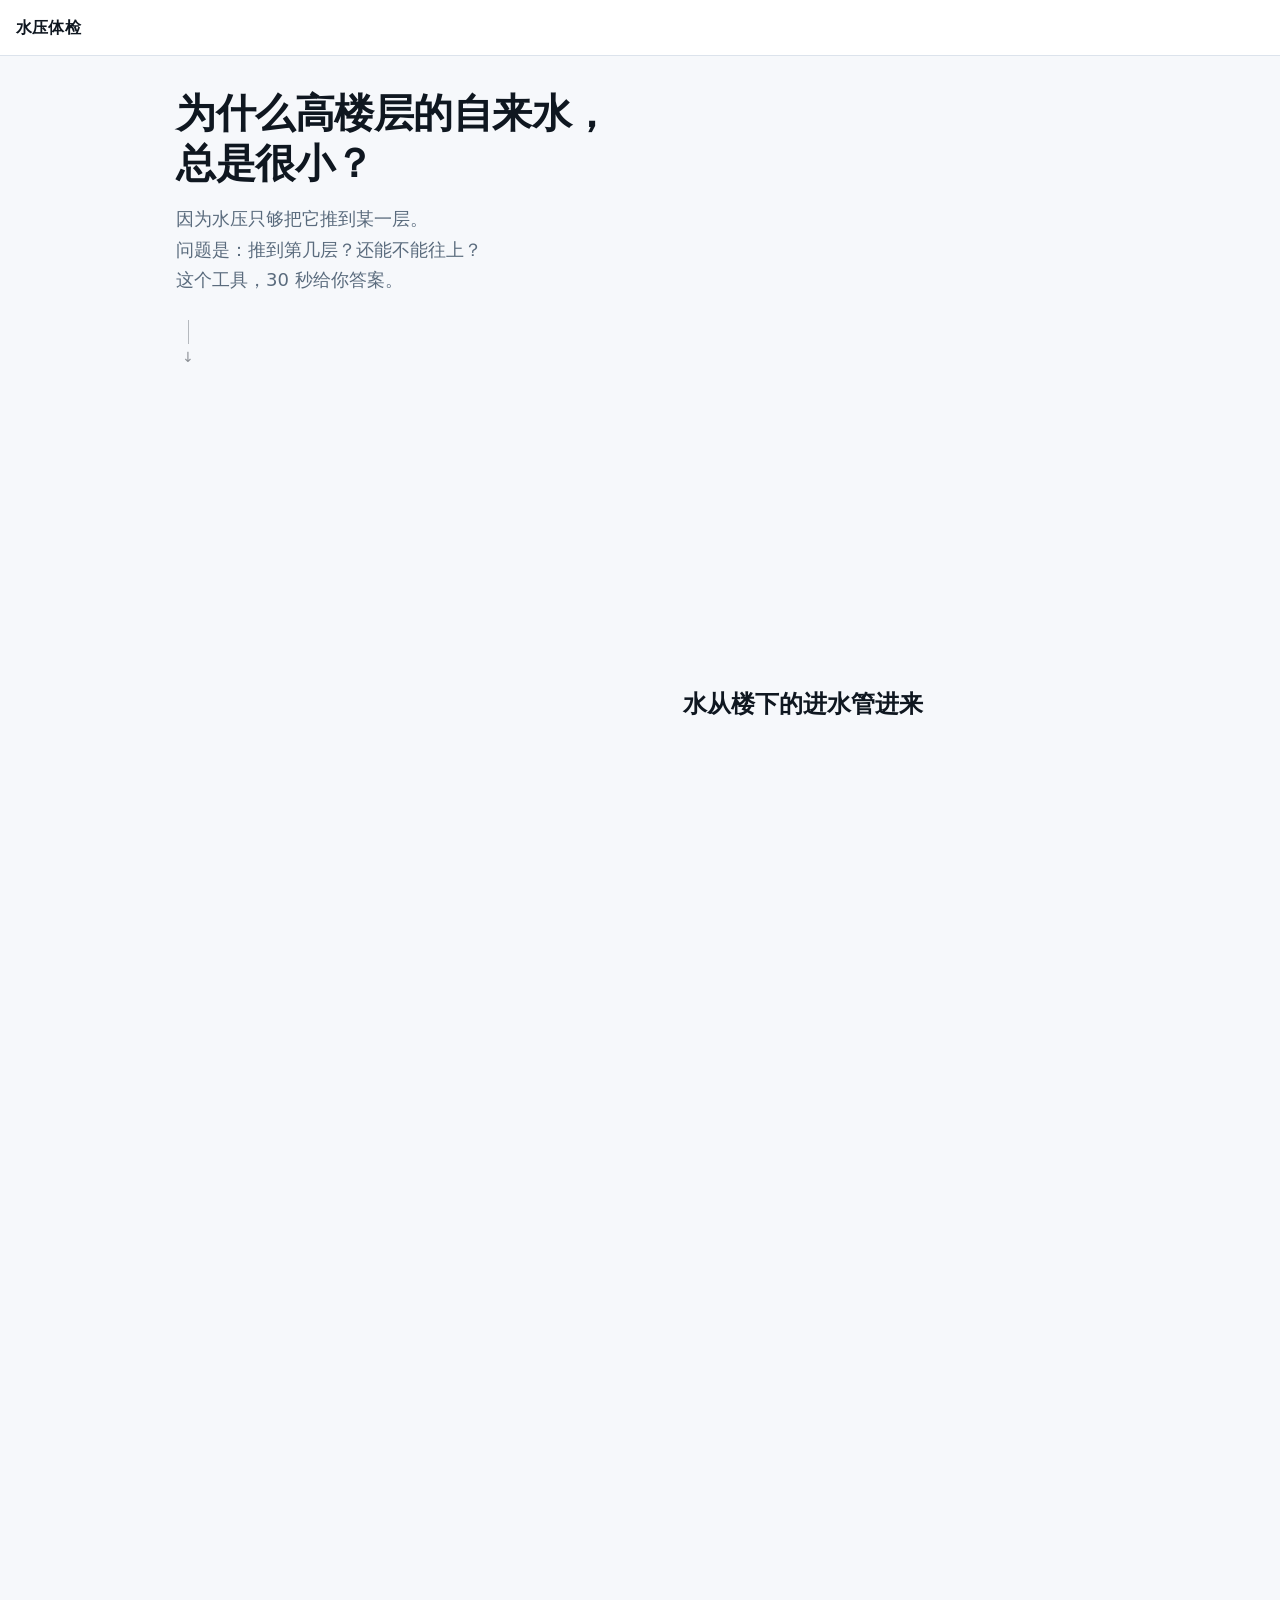
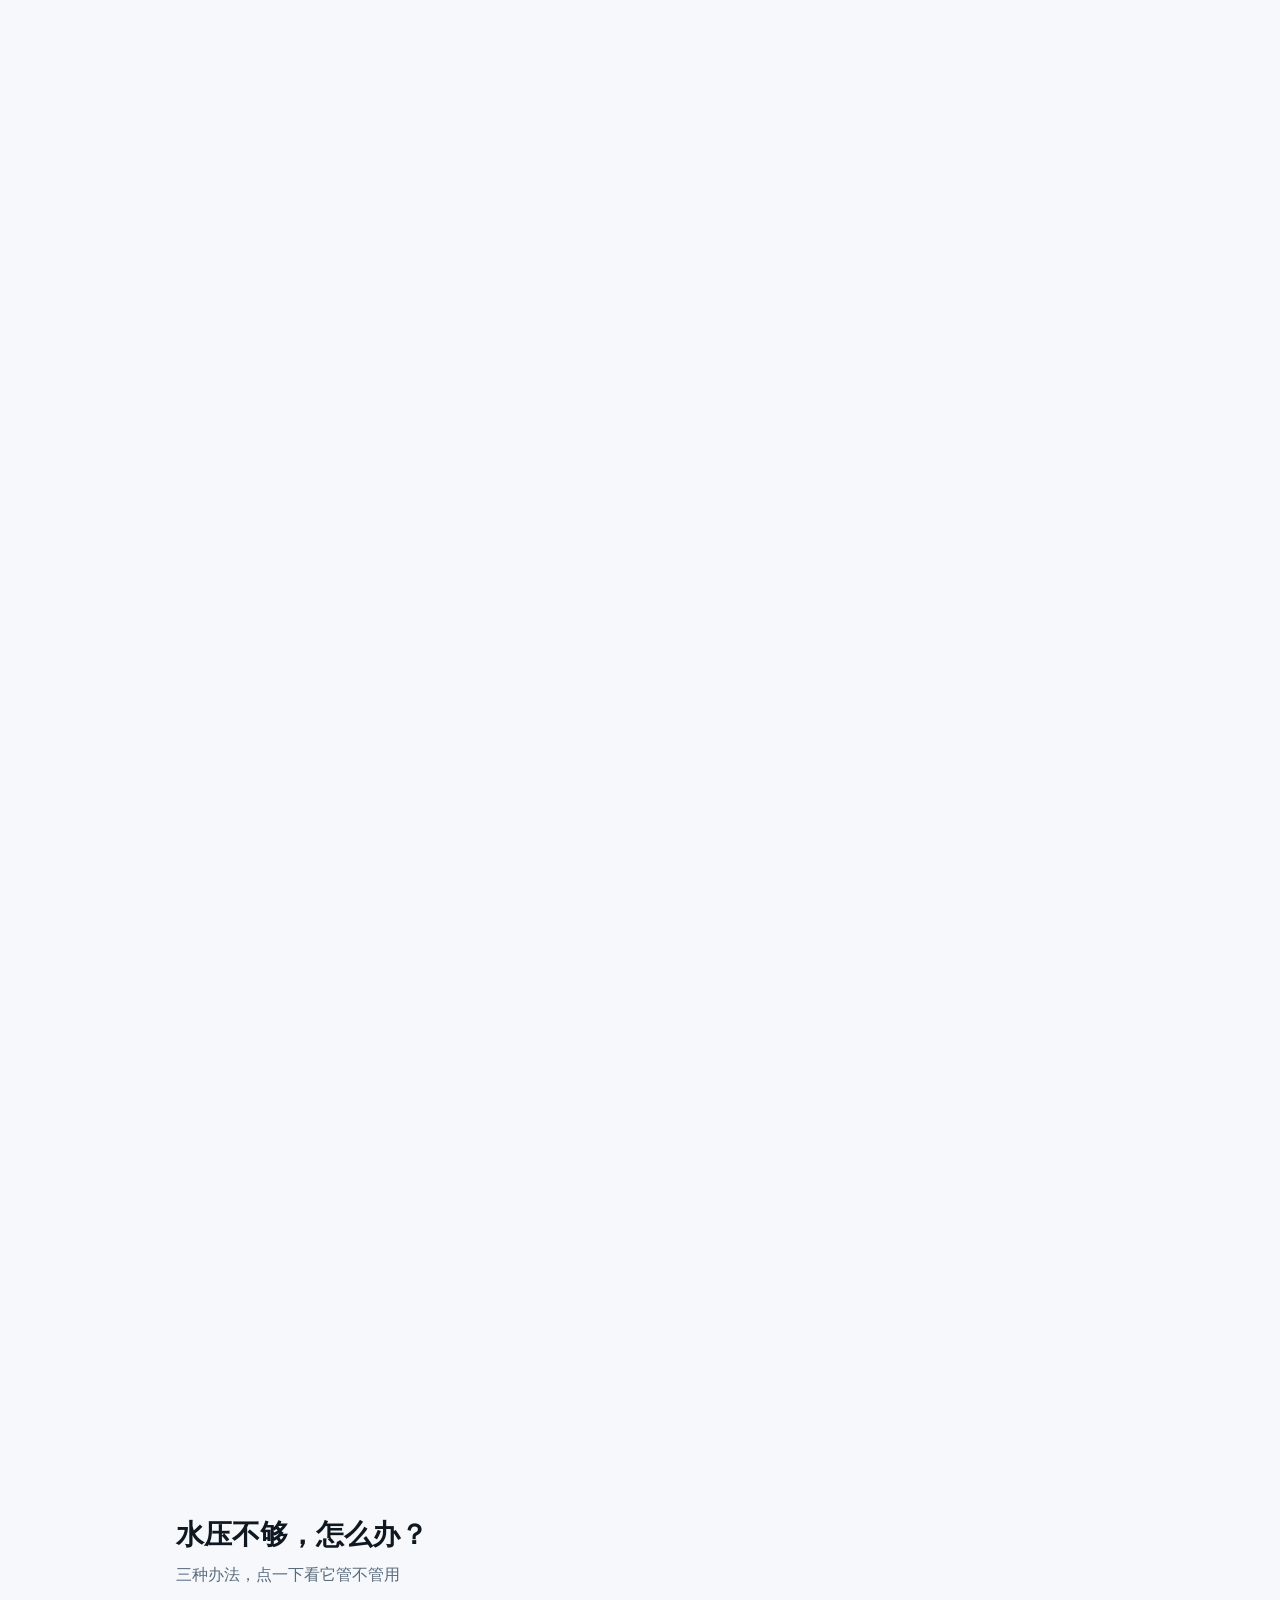
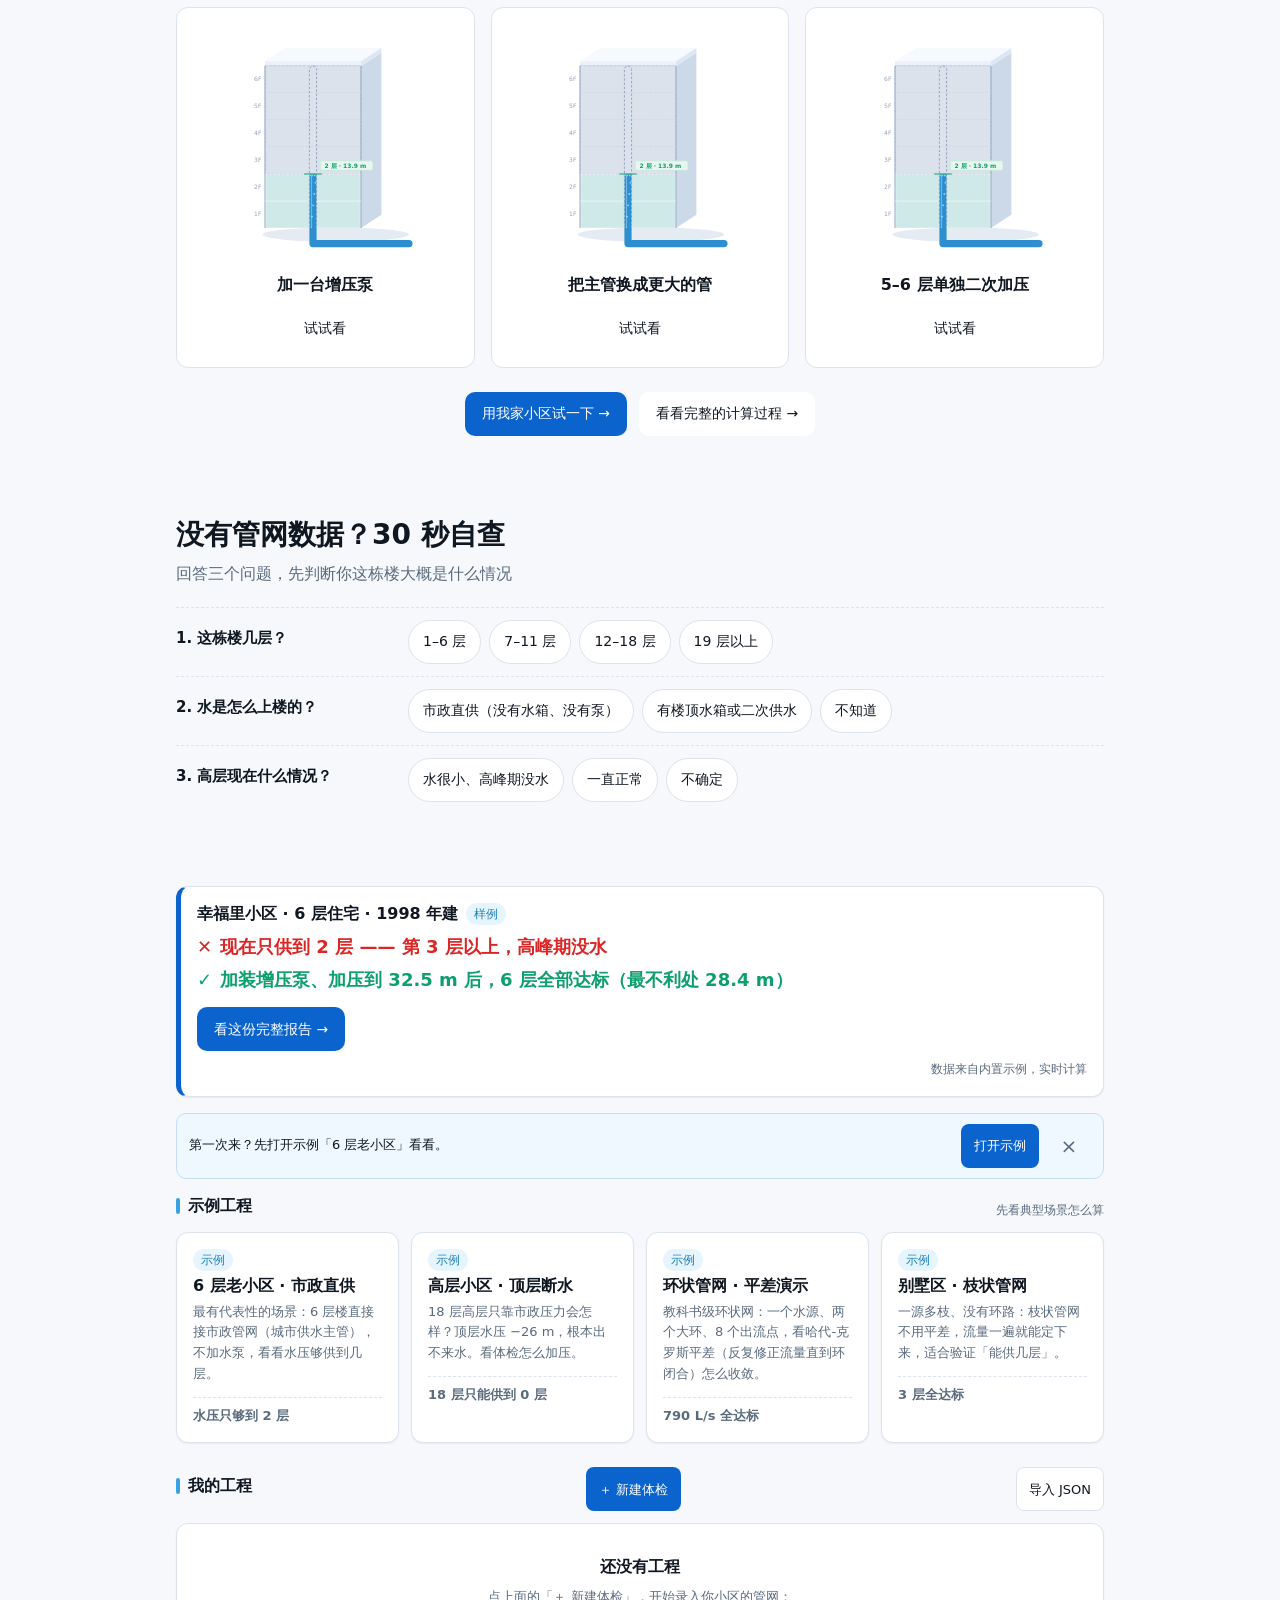
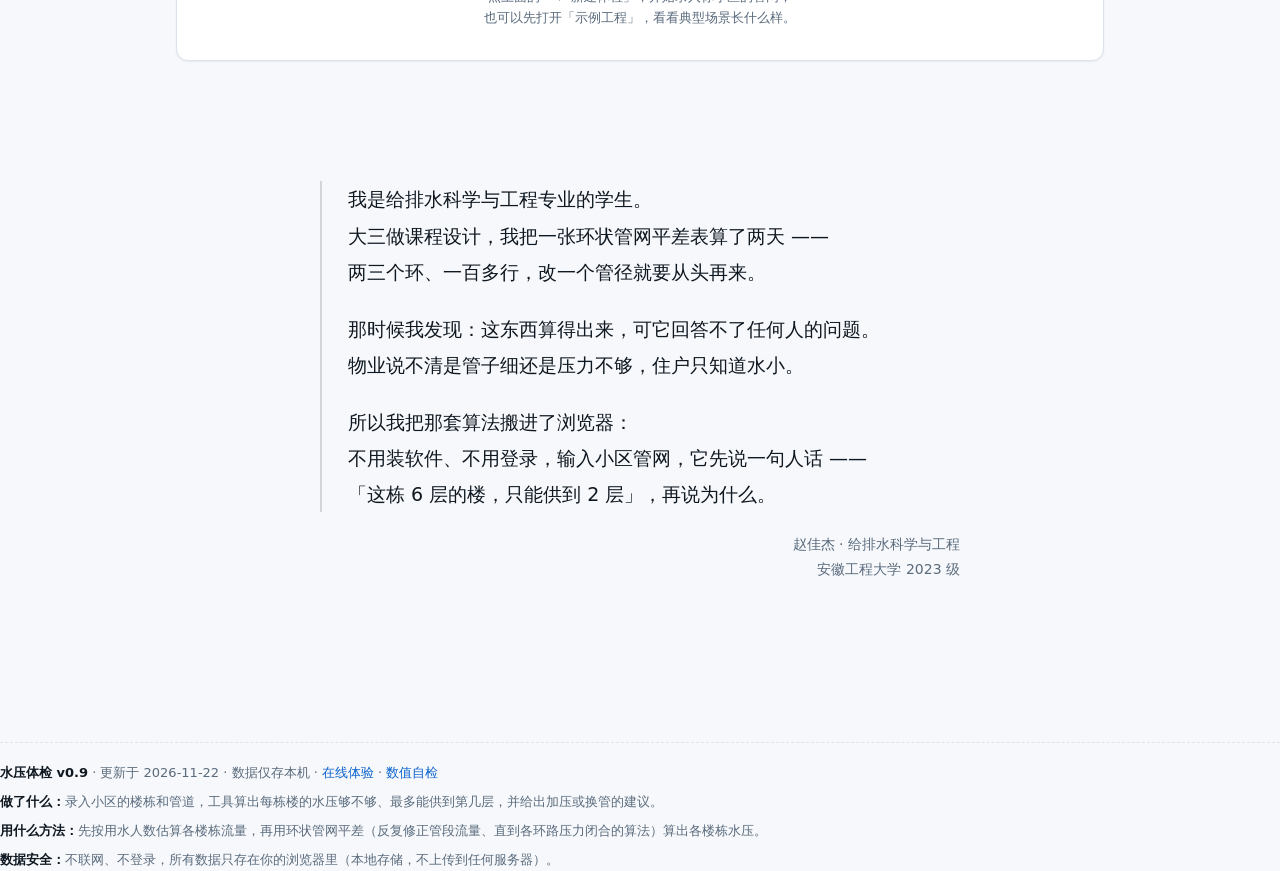
<file: index.html>
<!doctype html>
<html lang="zh-CN">
<head>
<meta charset="utf-8">
<meta name="viewport" content="width=device-width, initial-scale=1, viewport-fit=cover">
<meta name="description" content="水压体检：给水管网水力体检工具。零安装、不联网，数据只存在你的浏览器。">
<meta property="og:type" content="website">
<meta property="og:title" content="水压体检 · 算清你家能供到几层">
<meta property="og:description" content="给水管网水力体检：说清哪栋楼只能供到第几层、为什么，给出加压/换管方案的前后对比。">
<meta property="og:url" content="https://xiaoyuanzong12138-del.github.io/watercheck1/">
<meta property="og:image" content="https://xiaoyuanzong12138-del.github.io/watercheck1/og.png">
<meta property="og:image:width" content="1200">
<meta property="og:image:height" content="630">
<meta name="twitter:card" content="summary_large_image">
<meta name="theme-color" content="#0B63CE">
<title>水压体检 · 给水管网水力体检</title>
<link rel="icon" href="data:image/svg+xml,%3Csvg%20xmlns='http://www.w3.org/2000/svg'%20viewBox='0%200%20100%20100'%3E%3Ctext%20y='.9em'%20font-size='90'%3E%F0%9F%92%A7%3C/text%3E%3C/svg%3E">
<link rel="stylesheet" href="styles.css">
</head>
<body>
<div id="app"></div>

<!--
  零构建静态站点：普通 script 按依赖顺序加载，不用 type=module，
  保证双击打开（file:// 协议）时 Chrome/Edge 无 CORS 报错。
  全局命名空间：window.WC（唯一暴露的全局变量）。
  加载顺序（不可调整）：solver.js → samples.js → store.js → ui/network-map.js → app.js
-->
<script src="solver.js"></script>
<script src="samples.js"></script>
<script src="store.js"></script>
<script src="ui/network-map.js"></script>
<script src="app.js"></script>
</body>
</html>
</file>
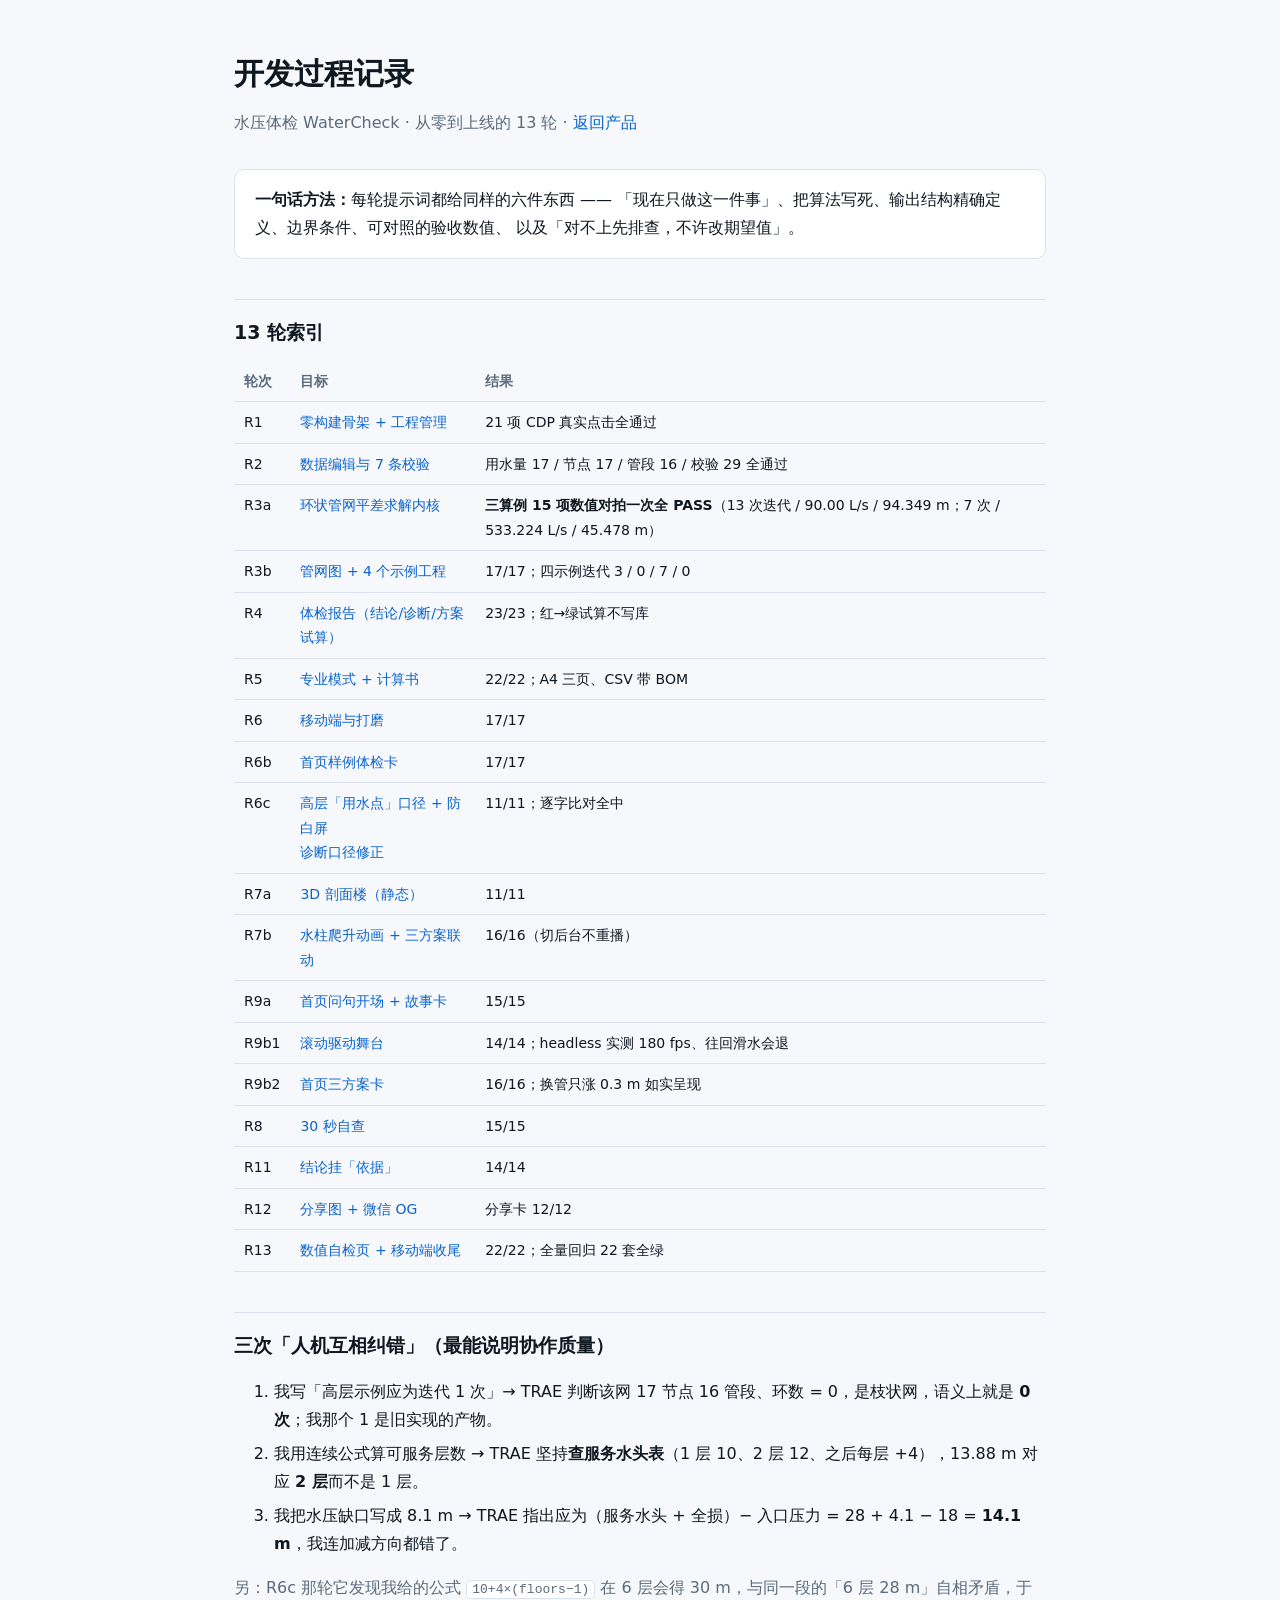
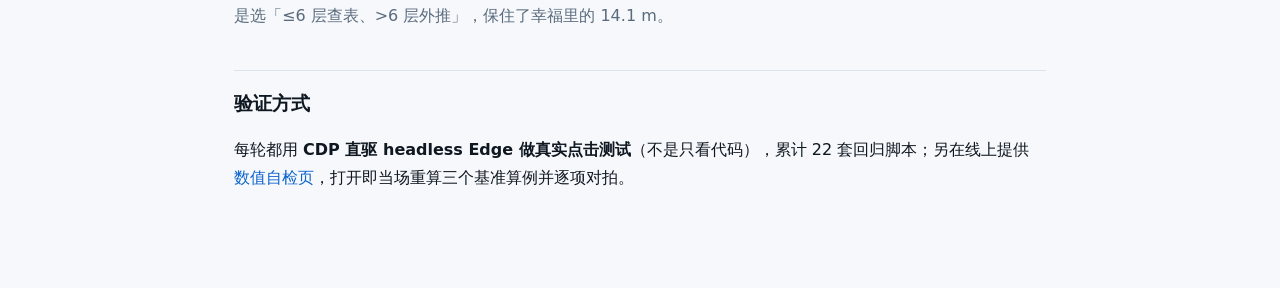
<file: docs/index.html>
<!doctype html>
<html lang="zh-CN">
<head>
<meta charset="utf-8">
<meta name="viewport" content="width=device-width, initial-scale=1">
<title>开发过程记录 · 水压体检</title>
<style>
  :root { --bg:#F6F8FB; --ink:#0F1720; --muted:#5A6B7D; --line:#DCE3EC; --brand:#0B63CE; }
  * { box-sizing: border-box; }
  body { margin:0; background:var(--bg); color:var(--ink);
         font:16px/1.75 system-ui,"PingFang SC","Microsoft YaHei",sans-serif; }
  .wrap { max-width:860px; margin:0 auto; padding:48px 24px 80px; }
  h1 { font-size:30px; margin:0 0 8px; }
  .sub { color:var(--muted); margin:0 0 32px; }
  h2 { font-size:19px; margin:40px 0 12px; padding-top:16px; border-top:1px solid var(--line); }
  table { width:100%; border-collapse:collapse; font-size:14px; }
  th,td { text-align:left; padding:8px 10px; border-bottom:1px solid var(--line); vertical-align:top; }
  th { color:var(--muted); font-weight:600; }
  a { color:var(--brand); text-decoration:none; }
  a:hover { text-decoration:underline; }
  code { background:#fff; border:1px solid var(--line); border-radius:4px; padding:1px 5px; font-size:13px; }
  .note { background:#fff; border:1px solid var(--line); border-radius:10px; padding:16px 20px; margin:24px 0; }
  ol li { margin:6px 0; }
</style>
</head>
<body>
<div class="wrap">
  <h1>开发过程记录</h1>
  <p class="sub">水压体检 WaterCheck · 从零到上线的 13 轮 · <a href="../">返回产品</a></p>

  <div class="note">
    <strong>一句话方法：</strong>每轮提示词都给同样的六件东西 ——
    「现在只做这一件事」、把算法写死、输出结构精确定义、边界条件、可对照的验收数值、
    以及「对不上先排查，不许改期望值」。
  </div>

  <h2>13 轮索引</h2>
  <table>
    <thead><tr><th>轮次</th><th>目标</th><th>结果</th></tr></thead>
    <tbody>
      <tr><td>R1</td><td><a href="prompts/r1-骨架与工程管理.md">零构建骨架 + 工程管理</a></td><td>21 项 CDP 真实点击全通过</td></tr>
      <tr><td>R2</td><td><a href="prompts/r2-数据编辑.md">数据编辑与 7 条校验</a></td><td>用水量 17 / 节点 17 / 管段 16 / 校验 29 全通过</td></tr>
      <tr><td>R3a</td><td><a href="prompts/r3a-求解内核与数值自检.md">环状管网平差求解内核</a></td><td><b>三算例 15 项数值对拍一次全 PASS</b>（13 次迭代 / 90.00 L/s / 94.349 m；7 次 / 533.224 L/s / 45.478 m）</td></tr>
      <tr><td>R3b</td><td><a href="prompts/r3b-管网图与示例工程.md">管网图 + 4 个示例工程</a></td><td>17/17；四示例迭代 3 / 0 / 7 / 0</td></tr>
      <tr><td>R4</td><td><a href="prompts/r4-体检报告.md">体检报告（结论/诊断/方案试算）</a></td><td>23/23；红→绿试算不写库</td></tr>
      <tr><td>R5</td><td><a href="prompts/r5-专业模式与计算书.md">专业模式 + 计算书</a></td><td>22/22；A4 三页、CSV 带 BOM</td></tr>
      <tr><td>R6</td><td><a href="prompts/r6-移动端与打磨.md">移动端与打磨</a></td><td>17/17</td></tr>
      <tr><td>R6b</td><td><a href="prompts/r6b-首屏样例卡.md">首页样例体检卡</a></td><td>17/17</td></tr>
      <tr><td>R6c</td><td><a href="prompts/r6c-高层口径与防白屏.md">高层「用水点」口径 + 防白屏</a><br><a href="prompts/r6c-诊断口径修正.md">诊断口径修正</a></td><td>11/11；逐字比对全中</td></tr>
      <tr><td>R7a</td><td><a href="prompts/r7a-3d剖面楼.md">3D 剖面楼（静态）</a></td><td>11/11</td></tr>
      <tr><td>R7b</td><td><a href="prompts/r7b-水柱动画与三方案联动.md">水柱爬升动画 + 三方案联动</a></td><td>16/16（切后台不重播）</td></tr>
      <tr><td>R9a</td><td><a href="prompts/r9a-问句开场与故事卡.md">首页问句开场 + 故事卡</a></td><td>15/15</td></tr>
      <tr><td>R9b1</td><td><a href="prompts/r9b1-滚动驱动舞台.md">滚动驱动舞台</a></td><td>14/14；headless 实测 180 fps、往回滑水会退</td></tr>
      <tr><td>R9b2</td><td><a href="prompts/r9b2-首页三方案卡.md">首页三方案卡</a></td><td>16/16；换管只涨 0.3 m 如实呈现</td></tr>
      <tr><td>R8</td><td><a href="prompts/r8-30秒自查.md">30 秒自查</a></td><td>15/15</td></tr>
      <tr><td>R11</td><td><a href="prompts/r11-结论挂依据.md">结论挂「依据」</a></td><td>14/14</td></tr>
      <tr><td>R12</td><td><a href="prompts/r12-分享卡与og.md">分享图 + 微信 OG</a></td><td>分享卡 12/12</td></tr>
      <tr><td>R13</td><td><a href="prompts/r13-自检页与移动端收尾.md">数值自检页 + 移动端收尾</a></td><td>22/22；全量回归 22 套全绿</td></tr>
    </tbody>
  </table>

  <h2>三次「人机互相纠错」（最能说明协作质量）</h2>
  <ol>
    <li>我写「高层示例应为迭代 1 次」→ TRAE 判断该网 17 节点 16 管段、环数 = 0，是枝状网，语义上就是 <b>0 次</b>；我那个 1 是旧实现的产物。</li>
    <li>我用连续公式算可服务层数 → TRAE 坚持<b>查服务水头表</b>（1 层 10、2 层 12、之后每层 +4），13.88 m 对应 <b>2 层</b>而不是 1 层。</li>
    <li>我把水压缺口写成 8.1 m → TRAE 指出应为（服务水头 + 全损）− 入口压力 = 28 + 4.1 − 18 = <b>14.1 m</b>，我连加减方向都错了。</li>
  </ol>
  <p class="sub">另：R6c 那轮它发现我给的公式 <code>10+4×(floors−1)</code> 在 6 层会得 30 m，与同一段的「6 层 28 m」自相矛盾，于是选「≤6 层查表、>6 层外推」，保住了幸福里的 14.1 m。</p>

  <h2>验证方式</h2>
  <p>每轮都用 <b>CDP 直驱 headless Edge 做真实点击测试</b>（不是只看代码），累计 22 套回归脚本；另在线上提供
     <a href="../#/tests">数值自检页</a>，打开即当场重算三个基准算例并逐项对拍。</p>
</div>
</body>
</html>
</file>
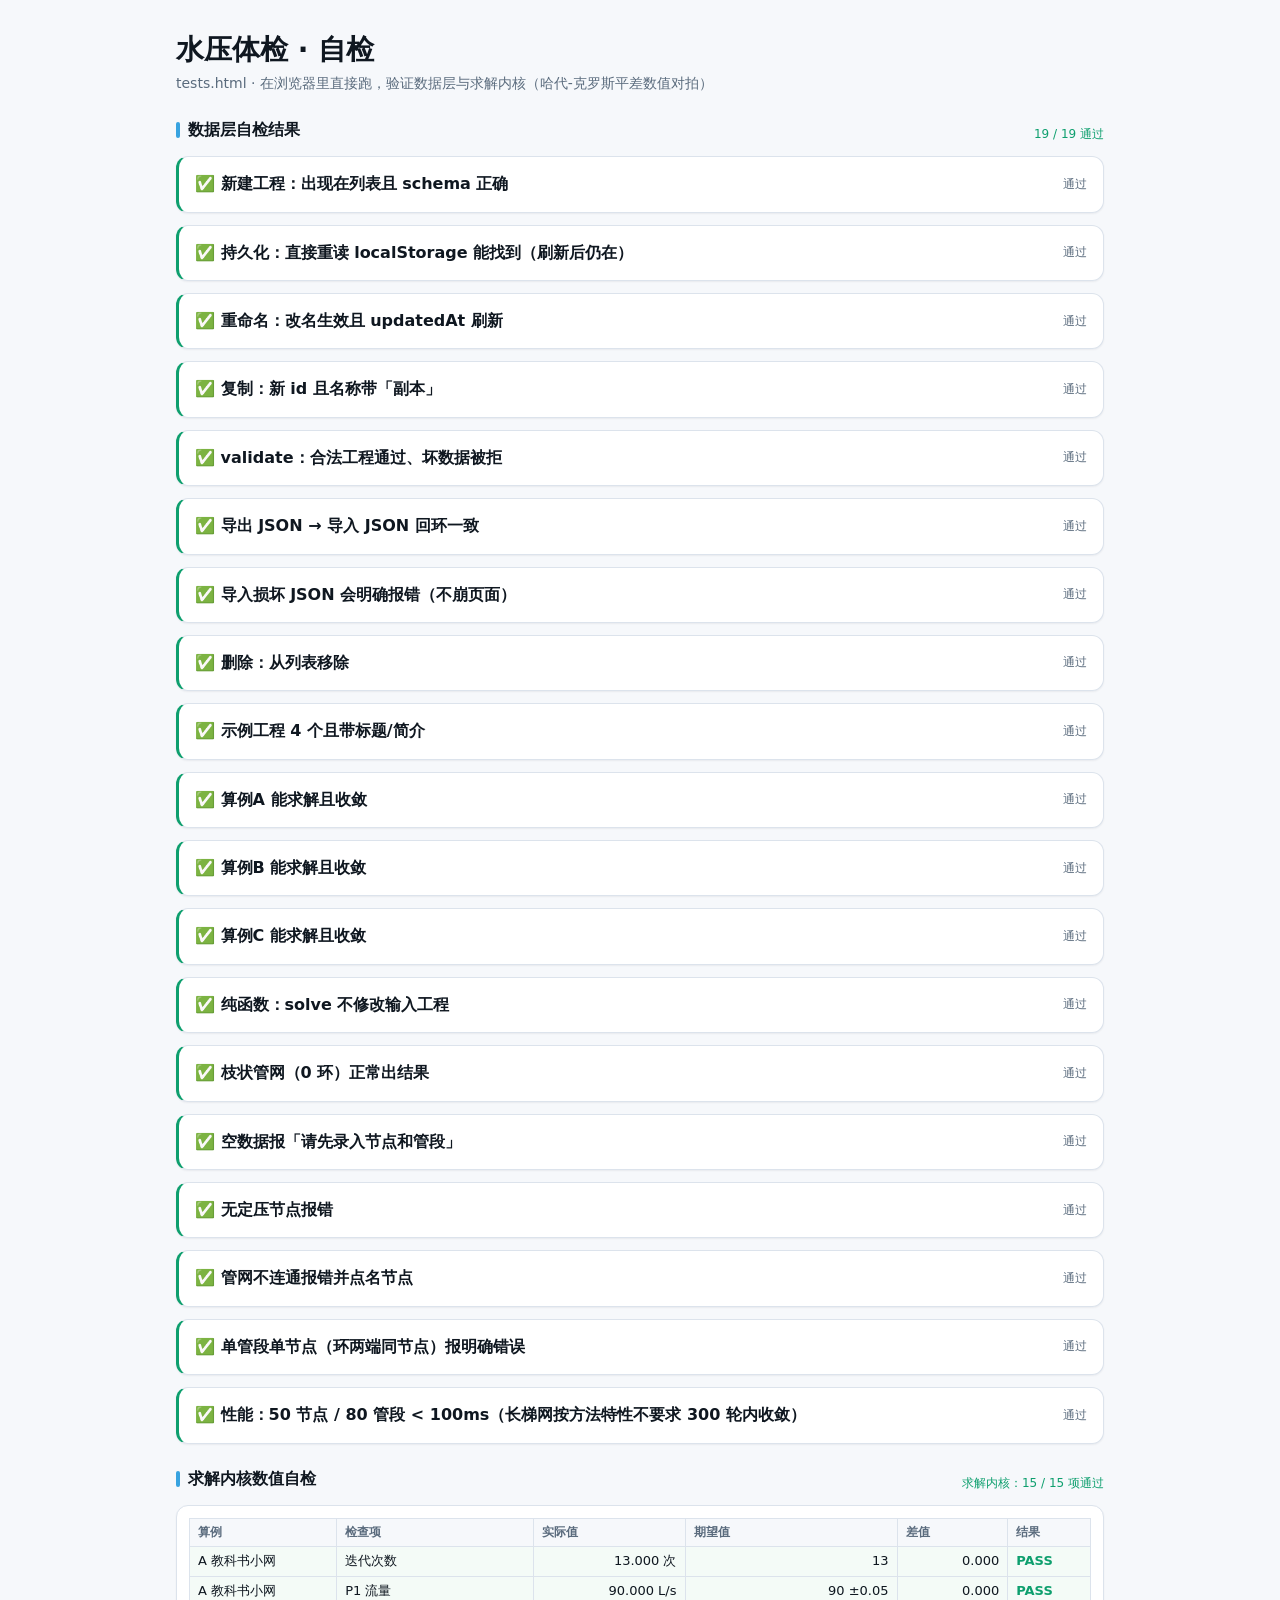
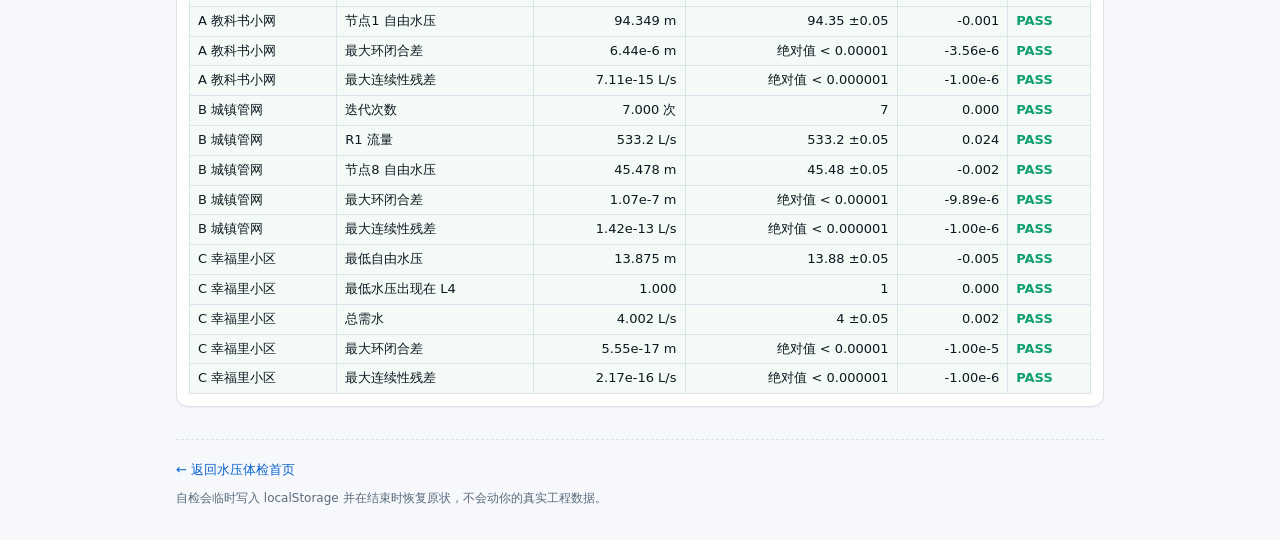
<file: tests.html>
<!doctype html>
<html lang="zh-CN">
<head>
<meta charset="utf-8">
<meta name="viewport" content="width=device-width, initial-scale=1">
<title>水压体检 · 浏览器内自检</title>
<link rel="icon" href="data:image/svg+xml,%3Csvg%20xmlns='http://www.w3.org/2000/svg'%20viewBox='0%200%20100%20100'%3E%3Ctext%20y='.9em'%20font-size='90'%3E%F0%9F%A7%AA%3C/text%3E%3C/svg%3E">
<link rel="stylesheet" href="styles.css">
<style>
  /* 本页专用：数值对比表 */
  .num-table { width: 100%; border-collapse: collapse; font-size: var(--fs-13); }
  .num-table th, .num-table td { border: 1px solid var(--line); padding: var(--sp-1) var(--sp-2); text-align: left; }
  .num-table th { background: var(--bg); color: var(--muted); font-weight: 600; font-size: var(--fs-12); }
  .num-table td.num { text-align: right; font-variant-numeric: tabular-nums; }
  .num-table tr.pass td { background: #F4FBF7; }
  .num-table tr.fail td { background: var(--danger-weak); }
  .num-table .verdict-pass { color: var(--ok); font-weight: 600; }
  .num-table .verdict-fail { color: var(--danger); font-weight: 600; }
  .num-case { margin: var(--sp-3) 0 var(--sp-1); font-weight: 600; }
</style>
</head>
<body>
<div class="home">
  <header class="hero">
    <div class="hero-text">
      <h1>水压体检 · 自检</h1>
      <p class="hero-sub">tests.html · 在浏览器里直接跑，验证数据层与求解内核（哈代-克罗斯平差数值对拍）</p>
    </div>
  </header>

  <section class="section">
    <div class="section-head">
      <h2 class="section-title">数据层自检结果</h2>
      <p class="u-muted u-small" id="summary">运行中…</p>
    </div>
    <div class="project-list" id="list"></div>
  </section>

  <section class="section">
    <div class="section-head">
      <h2 class="section-title">求解内核数值自检</h2>
      <p class="u-muted u-small" id="solver-summary">运行中…</p>
    </div>
    <div class="card" style="padding:var(--sp-3);overflow-x:auto">
      <table class="num-table" id="solver-table"></table>
    </div>
  </section>

  <footer class="footnotes">
    <p><a href="./index.html">← 返回水压体检首页</a></p>
    <p class="u-small">自检会临时写入 localStorage 并在结束时恢复原状，不会动你的真实工程数据。</p>
  </footer>
</div>

<!-- 依赖顺序与 index.html 保持一致（本页用不到 app.js 与 ui/） -->
<script src="solver.js"></script>
<script src="samples.js"></script>
<script src="store.js"></script>
<script>
(function () {
  'use strict';
  var store = window.WC.store;
  var solver = window.WC.solver;
  var samples = window.WC.samples;
  var KEY = store.LS_KEY;

  var results = [];
  function check(name, fn) {
    var r = { name: name, pass: false, note: '' };
    try {
      r.pass = fn() === true;
      if (!r.note) r.note = r.pass ? '通过' : '断言未成立';
    } catch (e) {
      r.note = '异常：' + (e && e.message ? e.message : String(e));
    }
    results.push(r);
  }
  function assert(cond, msg) {
    if (!cond) throw new Error(msg || '断言失败');
    return true;
  }

  /* —— 备份现场，跑完恢复，不污染用户数据 —— */
  var backup = localStorage.getItem(KEY);
  var created = null;

  check('新建工程：出现在列表且 schema 正确', function () {
    created = store.create('自检-临时工程');
    var all = store.loadAll();
    assert(all.some(function (p) { return p.id === created.id; }), '列表里找不到新建工程');
    assert(created.schema === 'watercheck/v1', 'schema 不对');
    assert(created.settings && created.settings.serviceHead && created.settings.serviceHead[6] === 28, '缺少服务水头表');
    return true;
  });

  check('持久化：直接重读 localStorage 能找到（刷新后仍在）', function () {
    var raw = JSON.parse(localStorage.getItem(KEY));
    assert(raw.some(function (p) { return p.id === created.id; }), 'localStorage 里没有');
    return true;
  });

  check('重命名：改名生效且 updatedAt 刷新', function () {
    var before = created.updatedAt;
    created.name = '自检-改名后';
    store.save(created);
    var fresh = store.get(created.id);
    assert(fresh.name === '自检-改名后', '名字没变');
    assert(String(fresh.updatedAt) >= String(before), 'updatedAt 未刷新');
    return true;
  });

  check('复制：新 id 且名称带「副本」', function () {
    var copy = store.duplicate(created.id);
    assert(copy && copy.id !== created.id, 'id 没有变化');
    assert(copy.name.indexOf('副本') >= 0, '名称没有带副本');
    return true;
  });

  check('validate：合法工程通过、坏数据被拒', function () {
    assert(store.validate(store.get(created.id)).length === 0, '合法工程不应报错');
    assert(store.validate({ schema: 'nope', name: '' }).length > 0, '坏数据应报错');
    return true;
  });

  check('导出 JSON → 导入 JSON 回环一致', function () {
    var text = store.exportJSON(store.get(created.id));
    var back = store.importJSON(text);
    assert(back.name === '自检-改名后', '导入后名字不一致');
    assert(back.settings.serviceHead[6] === 28, '导入后设置不完整');
    return true;
  });

  check('导入损坏 JSON 会明确报错（不崩页面）', function () {
    var threw = false;
    try { store.importJSON('{oops'); } catch (e) {
      threw = true;
      assert(String(e.message).length > 0, '报错信息为空');
    }
    assert(threw, '没有抛出错误');
    return true;
  });

  check('删除：从列表移除', function () {
    assert(store.remove(created.id) === true, '删除失败');
    assert(store.get(created.id) === null, '删除后还能查到');
    return true;
  });

  check('示例工程 4 个且带标题/简介', function () {
    assert(samples.list.length === 4, '示例数量不是 4');
    assert(samples.list.every(function (s) { return s.id && s.title && s.intro; }), '示例缺字段');
    return true;
  });

  /* ============================================================
     求解内核自检：三个算例 + 边界 + 性能
     ============================================================ */
  var solverRows = [];
  function srow(caseName, name, actual, expected, tol, unit) {
    var diff = actual - expected;
    var pass = Math.abs(diff) <= tol;
    solverRows.push({
      case: caseName, name: name, actual: actual,
      expected: expected + (tol > 0 ? ' ±' + tol : ''), diff: diff,
      pass: pass, unit: unit || ''
    });
    return pass;
  }
  function sbound(caseName, name, value, maxExp, unit) {
    var pass = Math.abs(value) < maxExp;
    solverRows.push({
      case: caseName, name: name, actual: value,
      expected: '绝对值 < ' + maxExp, diff: value - maxExp,
      pass: pass, unit: unit || '', bound: true
    });
    return pass;
  }

  function ND(id, demand, elev, fixed, head, kind) {
    return { id: id, kind: kind || 'junction', demand: demand, elev: elev, fixed: !!fixed, head: head || 0 };
  }
  function PP(id, from, to, L, D, C) {
    return { id: id, from: from, to: to, L: L, D: D, C: C };
  }
  function pipeOf(r, id) {
    for (var i = 0; i < r.pipes.length; i++) if (r.pipes[i].id === id) return r.pipes[i];
    return null;
  }
  function nodeOf(r, id) {
    for (var i = 0; i < r.nodes.length; i++) if (r.nodes[i].id === id) return r.nodes[i];
    return null;
  }

  /* —— 算例 A：教科书小网（5 节点 6 管段 2 环） —— */
  var caseA = {
    nodes: [
      ND('A', 0, 0, true, 100), ND('1', 20, 5), ND('2', 25, 6), ND('3', 30, 7), ND('4', 15, 8)
    ],
    pipes: [
      PP('P1', 'A', '1', 500, 400, 130),
      PP('P2', '1', '2', 600, 300, 130),
      PP('P3', '2', '3', 600, 250, 130),
      PP('P4', '3', '4', 500, 200, 130),
      PP('P5', '1', '4', 800, 250, 130),
      PP('P6', '2', '4', 700, 200, 130)
    ]
  };
  var rA = null;
  check('算例A 能求解且收敛', function () {
    rA = solver.solve(caseA);
    assert(rA.converged === true, '未收敛');
    assert(rA.cycles.length === 6 - 5 + 1, '环数应为 2');
    return true;
  });
  srow('A 教科书小网', '迭代次数', rA.iterations, 13, 0, '次');
  srow('A 教科书小网', 'P1 流量', pipeOf(rA, 'P1').qLs, 90.00, 0.05, 'L/s');
  srow('A 教科书小网', '节点1 自由水压', nodeOf(rA, '1').pressure, 94.35, 0.05, 'm');
  sbound('A 教科书小网', '最大环闭合差', rA.maxLoopResidual, 1e-5, 'm');
  sbound('A 教科书小网', '最大连续性残差', rA.maxContinuity, 1e-6, 'L/s');

  /* —— 算例 B：城镇管网（9 节点 10 管段 2 环） —— */
  var caseB = {
    nodes: [
      ND('S', 0, 8, true, 68),
      ND('1', 120, 12), ND('2', 150, 14), ND('3', 130, 16), ND('4', 110, 18),
      ND('5', 100, 16), ND('6', 80, 13), ND('7', 50, 20), ND('8', 50, 19)
    ],
    pipes: [
      PP('G1', 'S', '1', 800, 1000, 130),
      PP('R1', '1', '2', 600, 800, 130),
      PP('R2', '2', '3', 500, 600, 130),
      PP('R3', '3', '4', 600, 400, 130),
      PP('R4', '4', '5', 500, 350, 130),
      PP('R5', '5', '6', 600, 350, 130),
      PP('R6', '6', '1', 700, 500, 130),
      PP('C1', '2', '5', 500, 450, 130),
      PP('B1', '3', '7', 400, 300, 130),
      PP('B2', '4', '8', 400, 300, 130)
    ]
  };
  var rB = null;
  check('算例B 能求解且收敛', function () {
    rB = solver.solve(caseB);
    assert(rB.converged === true, '未收敛');
    assert(rB.cycles.length === 10 - 9 + 1, '环数应为 2');
    return true;
  });
  srow('B 城镇管网', '迭代次数', rB.iterations, 7, 0, '次');
  srow('B 城镇管网', 'R1 流量', pipeOf(rB, 'R1').qLs, 533.2, 0.05, 'L/s');
  srow('B 城镇管网', '节点8 自由水压', nodeOf(rB, '8').pressure, 45.48, 0.05, 'm');
  sbound('B 城镇管网', '最大环闭合差', rB.maxLoopResidual, 1e-5, 'm');
  sbound('B 城镇管网', '最大连续性残差', rB.maxContinuity, 1e-6, 'L/s');

  /* —— 算例 C：幸福里小区（10 节点 10 管段 1 环） —— */
  var caseC = {
    nodes: [
      ND('S', 0, 0, true, 18),
      ND('J1', 0, 0), ND('J2', 0, 0), ND('J3', 0, 0),
      ND('L1', 0.667, 0, false, 0, 'building'), ND('L2', 0.667, 0, false, 0, 'building'),
      ND('L3', 0.667, 0, false, 0, 'building'), ND('L4', 0.667, 0, false, 0, 'building'),
      ND('L5', 0.667, 0, false, 0, 'building'), ND('L6', 0.667, 0, false, 0, 'building')
    ],
    pipes: [
      PP('M1', 'S', 'J1', 60, 80, 90),
      PP('M2', 'J1', 'J2', 120, 80, 90),
      PP('M3', 'J2', 'J3', 110, 80, 90),
      PP('M4', 'J3', 'J1', 130, 80, 90),
      PP('B1', 'J1', 'L1', 20, 40, 90),
      PP('B2', 'J1', 'L2', 25, 40, 90),
      PP('B3', 'J2', 'L3', 30, 40, 90),
      PP('B4', 'J2', 'L4', 40, 32, 90),
      PP('B5', 'J3', 'L5', 30, 40, 90),
      PP('B6', 'J3', 'L6', 35, 32, 90)
    ]
  };
  var rC = null;
  check('算例C 能求解且收敛', function () {
    rC = solver.solve(caseC);
    assert(rC.converged === true, '未收敛');
    assert(rC.cycles.length === 10 - 10 + 1, '环数应为 1');
    return true;
  });
  var minP = null, minId = '';
  rC.nodes.forEach(function (nn) {
    if (nn.demand > 0 && (minP === null || nn.pressure < minP)) { minP = nn.pressure; minId = nn.id; }
  });
  srow('C 幸福里小区', '最低自由水压', minP, 13.88, 0.05, 'm');
  srow('C 幸福里小区', '最低水压出现在 L4', minId === 'L4' ? 1 : 0, 1, 0, '');
  srow('C 幸福里小区', '总需水', rC.totalDemand, 4.0, 0.05, 'L/s');
  sbound('C 幸福里小区', '最大环闭合差', rC.maxLoopResidual, 1e-5, 'm');
  sbound('C 幸福里小区', '最大连续性残差', rC.maxContinuity, 1e-6, 'L/s');

  /* —— 边界与稳健性 —— */
  check('纯函数：solve 不修改输入工程', function () {
    var before = JSON.stringify(caseA);
    solver.solve(caseA);
    assert(JSON.stringify(caseA) === before, '输入被改动了');
    return true;
  });

  check('枝状管网（0 环）正常出结果', function () {
    var r = solver.solve({
      nodes: [ND('S', 0, 0, true, 50), ND('X', 5, 0), ND('Y', 3, 2)],
      pipes: [PP('T1', 'S', 'X', 100, 100, 100), PP('T2', 'X', 'Y', 100, 50, 100)]
    });
    assert(r.converged === true && r.iterations === 0, '枝状网应 0 次迭代直接收敛');
    assert(Math.abs(pipeOf(r, 'T1').qLs - 8) < 1e-6, 'T1 应过 8 L/s');
    return true;
  });

  check('空数据报「请先录入节点和管段」', function () {
    try { solver.solve({ nodes: [], pipes: [] }); } catch (e) {
      assert(e.message === '请先录入节点和管段', '报错文案不符：' + e.message);
      return true;
    }
    throw new Error('没有抛错');
  });

  check('无定压节点报错', function () {
    try { solver.solve({
      nodes: [ND('S', 0, 0), ND('X', 5, 0)],
      pipes: [PP('T1', 'S', 'X', 100, 100, 100)]
    }); } catch (e) {
      assert(e.message.indexOf('定压') >= 0, '报错文案不符：' + e.message);
      return true;
    }
    throw new Error('没有抛错');
  });

  check('管网不连通报错并点名节点', function () {
    try { solver.solve({
      nodes: [ND('S', 0, 0, true, 50), ND('A', 5, 0), ND('孤岛', 5, 0)],
      pipes: [PP('T1', 'S', 'A', 100, 100, 100)]
    }); } catch (e) {
      assert(e.message === '管网不连通：节点 孤岛 无法到达定压节点', '报错文案不符：' + e.message);
      return true;
    }
    throw new Error('没有抛错');
  });

  check('单管段单节点（环两端同节点）报明确错误', function () {
    try { solver.solve({
      nodes: [ND('S', 0, 0, true, 50)],
      pipes: [PP('T1', 'S', 'S', 100, 100, 100)]
    }); } catch (e) {
      assert(e.message.indexOf('必须连接两个不同的已有节点') >= 0, '报错文案不符：' + e.message);
      return true;
    }
    throw new Error('没有抛错');
  });

  check('性能：50 节点 / 80 管段 < 100ms（长梯网按方法特性不要求 300 轮内收敛）', function () {
    var nodes = [ND('T0', 0, 0, true, 100)];
    var pipes = [];
    for (var k = 1; k <= 49; k++) nodes.push(ND('T' + k, 2, 0));
    for (var k2 = 0; k2 <= 48; k2++) pipes.push(PP('C' + k2, 'T' + k2, 'T' + (k2 + 1), 100, 200, 100));
    for (var k3 = 0; k3 <= 30; k3++) pipes.push(PP('H' + k3, 'T' + k3, 'T' + (k3 + 2), 150, 150, 100));
    var t0 = (window.performance && performance.now) ? performance.now() : Date.now();
    var r = solver.solve({ nodes: nodes, pipes: pipes });
    var t1 = (window.performance && performance.now) ? performance.now() : Date.now();
    assert(r.cycles.length === 80 - 50 + 1, '环数应为 31');
    assert(r.maxContinuity < 1e-6, '节点连续性必须精确成立：' + r.maxContinuity);
    var ms = t1 - t0;
    assert(ms < 100, '耗时 ' + ms.toFixed(1) + ' ms，超过 100ms');
    return true;
  });

  /* —— 恢复现场 —— */
  if (backup === null) localStorage.removeItem(KEY);
  else localStorage.setItem(KEY, backup);

  /* —— 渲染：数据层结果 —— */
  var listEl = document.getElementById('list');
  var passed = 0;
  results.forEach(function (r) {
    if (r.pass) passed++;
    var row = document.createElement('div');
    row.className = 'card project-item test-row ' + (r.pass ? 'pass' : 'fail');
    row.innerHTML =
      '<div class="project-info">' +
      '<h3 class="project-name">' + (r.pass ? '✅ ' : '❌ ') + r.name + '</h3>' +
      '</div>' +
      '<p class="test-note">' + r.note + '</p>';
    listEl.appendChild(row);
  });

  var sum = document.getElementById('summary');
  sum.textContent = passed + ' / ' + results.length + ' 通过';
  sum.style.color = passed === results.length ? 'var(--ok)' : 'var(--danger)';

  /* —— 渲染：求解内核数值表 —— */
  var table = document.getElementById('solver-table');
  var html = '<thead><tr><th>算例</th><th>检查项</th><th class="num">实际值</th><th class="num">期望值</th><th class="num">差值</th><th>结果</th></tr></thead><tbody>';
  var solverPassed = 0;
  solverRows.forEach(function (r2) {
    if (r2.pass) solverPassed++;
    html += '<tr class="' + (r2.pass ? 'pass' : 'fail') + '">' +
      '<td>' + r2.case + '</td><td>' + r2.name + '</td>' +
      '<td class="num">' + fmtV(r2.actual, r2.bound) + (r2.unit ? ' ' + r2.unit : '') + '</td>' +
      '<td class="num">' + r2.expected + '</td>' +
      '<td class="num">' + fmtV(r2.diff, r2.bound) + '</td>' +
      '<td class="' + (r2.pass ? 'verdict-pass' : 'verdict-fail') + '">' + (r2.pass ? 'PASS' : 'FAIL') + '</td></tr>';
  });
  html += '</tbody>';
  table.innerHTML = html;

  function fmtV(v, isBound) {
    if (typeof v === 'number') {
      if (isBound) return v.toExponential(2);
      return Math.abs(v) >= 100 ? v.toFixed(1) : v.toFixed(3);
    }
    return String(v);
  }

  var solverSum = document.getElementById('solver-summary');
  solverSum.textContent = '求解内核：' + solverPassed + ' / ' + solverRows.length + ' 项通过';
  solverSum.style.color = solverPassed === solverRows.length ? 'var(--ok)' : 'var(--danger)';

  document.title = (passed === results.length && solverPassed === solverRows.length ? '全部通过' : '有失败项') + ' · 水压体检自检';

  /* 供自动化脚本读取 */
  window.__WC_TESTS__ = { passed: passed, total: results.length, results: results };
  window.__WC_SOLVER__ = { passed: solverPassed, total: solverRows.length, rows: solverRows };
})();
</script>
</body>
</html>
</file>
<file: styles.css>
/* ============================================================
   水压体检 · styles.css（零构建，无预处理器）
   ------------------------------------------------------------
   设计系统：所有颜色/字号/圆角/阴影/间距都来自顶部 CSS 变量。
   间距一律用 4 的倍数；数字统一 tabular-nums。
   ============================================================ */

:root {
  /* —— 色彩 —— */
  --bg: #F6F8FB;
  --surface: #FFFFFF;
  --line: #DCE3EC;
  --ink: #0F1720;
  --muted: #5A6B7D;
  --brand: #0B63CE;
  --ok: #0E9F6E;
  --warn: #D97706;
  --danger: #DC2626;
  --water: #38A3E0;
  /* 派生浅底（从上述主色派生，仅用于悬停/标签底色） */
  --brand-weak: #EAF2FC;
  --water-weak: #E6F5FD;
  --danger-weak: #FDECEC;
  --ok-weak: #E7F6EF;

  /* —— 字号（只允许这六档） —— */
  --fs-12: 12px;
  --fs-13: 13px;
  --fs-14: 14px;
  --fs-16: 16px;
  --fs-20: 20px;
  --fs-28: 28px;

  /* —— 圆角 / 阴影 —— */
  --radius: 12px;
  --radius-s: 10px;
  --radius-xs: 8px;
  --shadow: 0 1px 2px rgba(16, 24, 40, .06);
  --shadow-lift: 0 4px 12px rgba(16, 24, 40, .10);

  /* —— 间距（4 的倍数） —— */
  --sp-1: 4px;
  --sp-2: 8px;
  --sp-3: 12px;
  --sp-4: 16px;
  --sp-5: 20px;
  --sp-6: 24px;
  --sp-7: 28px;
  --sp-8: 32px;

  /* —— 字体 —— */
  --font-ui: system-ui, -apple-system, "PingFang SC", "Hiragino Sans GB", "Microsoft YaHei", sans-serif;
}

/* ============ 基础 ============ */
*,
*::before,
*::after { box-sizing: border-box; }

html { -webkit-text-size-adjust: 100%; }

body {
  margin: 0;
  min-height: 100vh;
  background: var(--bg);
  color: var(--ink);
  font-family: var(--font-ui);
  font-size: var(--fs-14);
  line-height: 1.6;
  font-variant-numeric: tabular-nums;
  overflow-wrap: break-word;
}

h1, h2, h3, p { margin: 0; }
h1 { font-size: var(--fs-28); line-height: 1.3; font-weight: 700; }
h2 { font-size: var(--fs-20); line-height: 1.4; font-weight: 600; }
h3 { font-size: var(--fs-16); line-height: 1.4; font-weight: 600; }

a { color: var(--brand); text-decoration: none; }
a:hover { text-decoration: underline; }

button { font-family: inherit; font-size: inherit; }

:focus-visible { outline: 2px solid var(--brand); outline-offset: 2px; border-radius: var(--radius-xs); }

/* 通用小工具类 */
.u-muted { color: var(--muted); }
.u-small { font-size: var(--fs-12); }
.u-center { text-align: center; }

/* ============ 布局骨架 ============ */
.app-shell { min-height: 100vh; display: flex; flex-direction: column; }

.container {
  width: 100%;
  max-width: 960px;
  margin: 0 auto;
  padding: 0 var(--sp-4);
}

.page {
  flex: 1;
  width: 100%;
  max-width: 960px;
  margin: 0 auto;
  padding: var(--sp-5) var(--sp-4) var(--sp-8);
}

/* ============ 顶栏（工程页通用） ============ */
.topbar {
  position: sticky;
  top: 0;
  z-index: 20;
  display: flex;
  align-items: center;
  gap: var(--sp-2);
  height: 56px;
  padding: 0 var(--sp-4);
  background: var(--surface);
  border-bottom: 1px solid var(--line);
}

.topbar-back {
  flex: none;
  color: var(--muted);
  font-size: var(--fs-13);
  white-space: nowrap;
  padding: var(--sp-1) var(--sp-2);
  border-radius: var(--radius-xs);
}
.topbar-back:hover { color: var(--brand); background: var(--brand-weak); text-decoration: none; }

.topbar-title {
  flex: 1 1 auto;
  min-width: 0;
  display: flex;
  align-items: center;
  justify-content: center;
  gap: var(--sp-1);
  background: none;
  border: none;
  cursor: pointer;
  color: var(--ink);
  font-size: var(--fs-16);
  font-weight: 600;
  padding: var(--sp-1) var(--sp-2);
  border-radius: var(--radius-xs);
  white-space: nowrap;
  overflow: hidden;
  text-overflow: ellipsis;
}
.topbar-title:hover { background: var(--brand-weak); }
.topbar-title.is-static { cursor: default; font-weight: 400; color: var(--muted); }
.topbar-title.is-static:hover { background: none; }
.topbar-title-hint { font-size: var(--fs-12); color: var(--muted); font-weight: 400; flex: none; }

.topbar-side { flex: none; min-width: 0; display: flex; align-items: center; }

/* ============ 开关（专业模式占位） ============ */
.switch {
  display: inline-flex;
  align-items: center;
  gap: var(--sp-2);
  cursor: pointer;
  user-select: none;
}
.switch input { position: absolute; opacity: 0; pointer-events: none; }
.switch-track {
  flex: none;
  position: relative;
  width: 36px;
  height: 20px;
  border-radius: 999px;
  background: var(--line);
  transition: background .15s ease;
}
.switch-knob {
  position: absolute;
  top: 2px;
  left: 2px;
  width: 16px;
  height: 16px;
  border-radius: 50%;
  background: #fff;
  box-shadow: 0 1px 2px rgba(16, 24, 40, .25);
  transition: left .15s ease;
}
.switch input:checked + .switch-track { background: var(--brand); }
.switch input:checked + .switch-track .switch-knob { left: 18px; }
.switch input:focus-visible + .switch-track { outline: 2px solid var(--brand); outline-offset: 2px; }
.switch-label { font-size: var(--fs-13); color: var(--muted); white-space: nowrap; }

/* ============ 按钮 ============ */
.btn {
  display: inline-flex;
  align-items: center;
  justify-content: center;
  gap: var(--sp-1);
  border: 1px solid transparent;
  border-radius: var(--radius-s);
  padding: var(--sp-2) var(--sp-4);
  font-size: var(--fs-14);
  line-height: 1.5;
  cursor: pointer;
  white-space: nowrap;
  background: var(--surface);
  color: var(--ink);
  transition: background .12s ease, border-color .12s ease, color .12s ease;
}
.btn:active { transform: translateY(1px); }

.btn-primary { background: var(--brand); color: #fff; }
.btn-primary:hover { background: #0957B8; }

.btn-ghost { border-color: var(--line); background: var(--surface); color: var(--ink); }
.btn-ghost:hover { border-color: var(--brand); color: var(--brand); }

.btn-sm { padding: var(--sp-1) var(--sp-3); font-size: var(--fs-13); border-radius: var(--radius-xs); }

/* 列表内的小操作按钮（打开/重命名/…） */
.act {
  border: none;
  background: none;
  padding: var(--sp-1) var(--sp-2);
  border-radius: var(--radius-xs);
  font-size: var(--fs-13);
  color: var(--muted);
  cursor: pointer;
  white-space: nowrap;
}
.act:hover { background: var(--brand-weak); color: var(--brand); }
.act-danger:hover { background: var(--danger-weak); color: var(--danger); }

/* ============ 卡片 ============ */
.card {
  background: var(--surface);
  border: 1px solid var(--line);
  border-radius: var(--radius);
  box-shadow: var(--shadow);
  padding: var(--sp-4);
}

/* ============ 首页 ============ */
.home {
  flex: 1;
  width: 100%;
  max-width: 960px;
  margin: 0 auto;
  padding: 0 var(--sp-4) var(--sp-8);
}

.hero {
  display: flex;
  align-items: flex-end;
  justify-content: space-between;
  gap: var(--sp-4);
  margin: var(--sp-8) 0 var(--sp-6);
}
.hero-text h1 { color: var(--ink); }
.hero-sub { margin-top: var(--sp-1); color: var(--muted); font-size: var(--fs-14); }

/* 首页问句开场 */
.home-bar { justify-content: flex-start; }
.home-brand { font-size: 16px; font-weight: 600; color: var(--ink); letter-spacing: .2px; }

.hero-q {
  display: flex;
  flex-direction: column;
  align-items: flex-start;
  gap: 0;
  margin: var(--sp-8) 0 var(--sp-7);
  padding-bottom: var(--sp-4);
}
.hero-q-title {
  font-size: 40px;
  line-height: 1.25;
  font-weight: 700;
  letter-spacing: -.5px;
  margin: 0;
  color: var(--ink);
  animation: heroUp .6s cubic-bezier(.22,.8,.3,1) both;
}
.hero-q-sub {
  margin: var(--sp-4) 0 0;
  max-width: 520px;
  font-size: 18px;
  line-height: 1.7;
  color: var(--muted);
  animation: heroUp .6s cubic-bezier(.22,.8,.3,1) .15s both;
}
@keyframes heroUp {
  from { opacity: 0; transform: translateY(16px); }
  to { opacity: 1; transform: translateY(0); }
}
.scroll-hint {
  display: flex;
  flex-direction: column;
  align-items: center;
  gap: 6px;
  width: 24px;
  margin: var(--sp-6) 0 0;
  opacity: 0;
  animation: hintIn .5s ease 2s both;
}
.scroll-line { width: 1px; height: 24px; background: rgba(15,23,32,.28); }
.scroll-arrow {
  font-size: 14px;
  line-height: 1;
  color: rgba(15,23,32,.45);
  animation: hintFloat 1.6s ease-in-out infinite;
}
@keyframes hintIn { from { opacity: 0; } to { opacity: 1; } }
@keyframes hintFloat {
  0%, 100% { transform: translateY(0); }
  50% { transform: translateY(6px); }
}

/* 页面末尾：为什么做这个 */
.story { padding: 96px 0; }
.story-inner { max-width: 640px; margin: 0 auto; }
.story-body {
  position: relative;
  padding-left: 28px;
  max-width: 560px;
  font-size: 19px;
  line-height: 1.9;
  color: var(--ink);
  opacity: 0;
  transform: translateY(20px);
  transition: opacity .7s ease, transform .7s ease;
}
.story-body::before {
  content: '';
  position: absolute;
  left: 0; top: 0;
  width: 2px; height: 100%;
  background: rgba(15,23,32,.15);
}
.story-body p { margin: 0 0 1.1em; }
.story-body p:last-child { margin-bottom: 0; }
.story.is-in .story-body { opacity: 1; transform: none; }
.story-sign {
  margin: var(--sp-5) 0 0;
  text-align: right;
  font-size: 14px;
  line-height: 1.8;
  color: var(--muted);
  opacity: 0;
  transition: opacity .7s ease .12s;
}
.story.is-in .story-sign { opacity: 1; }

/* 首页：滚动驱动舞台 */
.scrolly { position: relative; height: 300vh; }
.scrolly.is-off { height: 0; }
.scrolly-stage {
  position: sticky;
  top: 0;
  height: 100vh;
  height: 100dvh;
  display: grid;
  grid-template-columns: 52% 48%;
  align-items: center;
}
.scrolly-canvas {
  position: relative;
  height: 100%;
  display: flex;
  align-items: center;
  justify-content: center;
}
.scrolly-canvas .floor-card { border: 0; background: none; padding: 0; }
.scrolly-canvas .floor-svg {
  width: auto;
  height: 62vh;
  max-height: 560px;
  transform-origin: 50% 100%;
  will-change: transform, opacity;
}
.scrolly-tie {
  position: absolute;
  height: 1px;
  background: rgba(15,23,32,.3);
  opacity: 0;
  transition: opacity .35s ease;
  pointer-events: none;
}
.scrolly-tie.is-on { opacity: 1; }
.scrolly-copy {
  height: 100%;
  display: flex;
  flex-direction: column;
  justify-content: center;
  max-width: 520px;
  padding: 0 4vw 0 24px;
}
.scrolly-narr { position: relative; height: 96px; }
.scrolly-line {
  position: absolute;
  left: 0; top: 0;
  margin: 0;
  font-size: 24px;
  line-height: 1.5;
  font-weight: 600;
  color: var(--ink);
  opacity: 0;
  transform: translateY(10px);
  transition: opacity .35s ease, transform .35s ease;
}
.scrolly-line.is-on { opacity: 1; transform: none; }
.scrolly-explain {
  margin-top: 8px;
  max-width: 460px;
  padding: 20px 22px;
  border: 1px solid var(--line);
  border-radius: var(--radius-s);
  background: var(--surface);
  opacity: 0;
  transform: translateX(24px);
  visibility: hidden;
  transition: opacity .45s ease, transform .45s ease;
}
.scrolly-explain.is-on { opacity: 1; transform: none; visibility: visible; }
.scrolly-explain h3 { margin: 0 0 8px; font-size: 16px; }
.scrolly-explain p { margin: 0 0 6px; font-size: 14px; line-height: 1.7; color: var(--ink-2); }
.scrolly-explain .scrolly-src { margin: 10px 0 0; font-size: 12px; color: var(--muted); }

@media (max-width: 768px) {
  .scrolly-stage {
    grid-template-columns: 1fr;
    grid-template-rows: 52vh 1fr;
    align-items: start;
  }
  .scrolly-canvas { height: 52vh; }
  .scrolly-canvas .floor-svg { height: 46vh; max-height: 380px; }
  .scrolly-copy { height: auto; max-width: none; padding: 4px 20px 0; justify-content: flex-start; }
  .scrolly-narr { height: 76px; }
  .scrolly-line { font-size: 19px; }
  .scrolly-explain { max-width: none; transform: translateY(16px); }
  .scrolly-tie { display: none; }
}

/* 首页：水压不够，怎么办（三方案卡） */
.fixes { padding: 8px 0 72px; }
.fixes.is-off { display: none; }
.fixes-head { margin-bottom: var(--sp-5); }
.fixes-title { margin: 0; font-size: 28px; line-height: 1.35; color: var(--ink); }
.fixes-sub { margin: 8px 0 0; font-size: 16px; color: var(--muted); }
.fixes-grid {
  display: grid;
  grid-template-columns: repeat(3, minmax(0, 1fr));
  gap: var(--sp-4);
  align-items: start;
}
.fix-card {
  display: flex;
  flex-direction: column;
  align-items: center;
  gap: 10px;
  padding: var(--sp-4);
  border: 1px solid var(--line);
  border-radius: var(--radius);
  background: var(--surface);
  opacity: 0;
  transform: translateY(40px) scale(.96);
  transition: opacity .55s ease, transform .55s cubic-bezier(.22,.8,.3,1);
}
.fix-card.is-in { opacity: 1; transform: none; }
.fix-fig { display: flex; align-items: center; justify-content: center; width: 100%; }
.fix-card .floor-card { border: 0; background: none; padding: 0; }
.fix-card .floor-card.is-bare .fd-note { display: none; }
.fix-card .floor-svg { width: 192px; height: 240px; }
.fix-name { margin: 0; font-size: 16px; line-height: 1.4; text-align: center; color: var(--ink); }
.fix-try { width: 100%; min-height: 40px; }
.fix-result {
  width: 100%;
  margin: 0;
  font-size: 13px;
  line-height: 1.6;
  color: var(--ink-2);
  text-align: center;
}
.fixes-cta {
  display: flex;
  flex-wrap: wrap;
  justify-content: center;
  gap: var(--sp-3);
  margin-top: var(--sp-6);
}

/* 首页：30 秒自查 */
.checker { padding: 8px 0 72px; }
.checker-head { margin-bottom: var(--sp-5); }
.checker-title { margin: 0; font-size: 28px; line-height: 1.35; color: var(--ink); }
.checker-sub { margin: 8px 0 0; font-size: 16px; color: var(--muted); }
.chk-step {
  display: grid;
  grid-template-columns: 220px minmax(0, 1fr);
  gap: var(--sp-3);
  align-items: start;
  padding: var(--sp-3) 0;
  border-top: 1px dashed var(--line);
}
.chk-q { margin: 6px 0 0; font-size: 15px; font-weight: 600; color: var(--ink); }
.chk-opts { display: flex; flex-wrap: wrap; gap: 8px; }
.chk-opt {
  min-height: 40px;
  padding: 6px 14px;
  border: 1px solid var(--line);
  border-radius: 999px;
  background: #fff;
  color: var(--ink-2);
  font-size: 14px;
  cursor: pointer;
  transition: background .18s ease, border-color .18s ease, color .18s ease;
}
.chk-opt:hover { border-color: var(--brand); color: var(--brand); }
.chk-opt:active { transform: translateY(1px); }
.chk-opt.is-on { background: var(--brand); border-color: var(--brand); color: #fff; font-weight: 600; }
.chk-opt:focus-visible { outline: 3px solid #7FB3F0; outline-offset: 2px; }
.chk-result {
  margin-top: var(--sp-4);
  padding: var(--sp-4);
  border: 1px solid var(--line);
  border-left: 4px solid var(--brand);
  border-radius: var(--radius-s);
  background: var(--surface);
  opacity: 0;
  transform: translateY(12px);
  transition: opacity .4s ease, transform .4s ease;
}
.chk-result.is-on { opacity: 1; transform: none; }
.chk-verdict { margin: 0; font-size: 20px; font-weight: 700; line-height: 1.45; color: var(--ink); }
.chk-basis { margin: 8px 0 0; font-size: 16px; line-height: 1.7; color: var(--ink-2); }
.chk-hint { margin: 6px 0 0; font-size: 14px; color: var(--warn); }
.chk-next { margin: 10px 0 0; padding-left: 22px; font-size: 15px; line-height: 1.8; color: var(--ink-2); }
.chk-acts { display: flex; flex-wrap: wrap; gap: var(--sp-3); margin-top: var(--sp-4); }

@media (max-width: 768px) {
  .fixes { padding: 4px 0 56px; }
  .fixes-grid { grid-template-columns: 1fr; gap: 16px; }
  .fixes-cta { flex-direction: column; align-items: stretch; }
  .fixes-cta .btn { width: 100%; min-height: 44px; }

  .checker { padding: 4px 0 56px; }
  .chk-step { grid-template-columns: 1fr; gap: 8px; }
  .chk-q { margin: 0; }
  .chk-opt { min-height: 44px; width: 100%; text-align: left; }
  .chk-acts { flex-direction: column; align-items: stretch; }
  .chk-acts .btn { width: 100%; min-height: 44px; }
}

@media (max-width: 560px) {
  .hero-q { margin: var(--sp-6) 0 var(--sp-5); }
  .hero-q-title { font-size: 30px; }
  .hero-q-sub { font-size: 16px; max-width: none; }
  .story { padding: 56px 20px; }
  .story-inner { max-width: none; }
  .story-body { font-size: 17px; padding-left: 0; padding-top: 20px; }
  .story-body::before { width: 32px; height: 2px; }
}

.section { margin-bottom: var(--sp-6); }

.section-head {
  display: flex;
  align-items: baseline;
  justify-content: space-between;
  gap: var(--sp-3);
  margin-bottom: var(--sp-3);
  flex-wrap: wrap;
}

.section-title {
  display: flex;
  align-items: center;
  gap: var(--sp-2);
  font-size: var(--fs-16);
  font-weight: 600;
}
.section-title::before {
  content: "";
  flex: none;
  width: 4px;
  height: 16px;
  border-radius: 2px;
  background: var(--water);
}

/* —— 示例工程卡片 —— */
.sample-grid {
  display: grid;
  grid-template-columns: repeat(auto-fill, minmax(210px, 1fr));
  gap: var(--sp-3);
}
.sample-card {
  cursor: pointer;
  display: flex;
  flex-direction: column;
  gap: var(--sp-1);
  transition: border-color .12s ease, box-shadow .12s ease;
}
.sample-card:hover { border-color: var(--brand); box-shadow: var(--shadow-lift); }
.sample-card:active { transform: translateY(1px); }
.sample-card h3 { color: var(--ink); }
.sample-card p { color: var(--muted); font-size: var(--fs-13); }

/* —— 标签 —— */
.tag {
  display: inline-flex;
  align-items: center;
  align-self: flex-start;
  padding: 2px var(--sp-2);
  border-radius: 999px;
  font-size: var(--fs-12);
  line-height: 1.5;
  background: var(--brand-weak);
  color: var(--brand);
  white-space: nowrap;
}
.tag-water { background: var(--water-weak); color: #1B7FB8; }

/* —— 我的工程列表 —— */
.project-list { display: flex; flex-direction: column; gap: var(--sp-3); }

.project-item {
  display: flex;
  align-items: center;
  justify-content: space-between;
  gap: var(--sp-3);
  flex-wrap: wrap;
}
.project-info { min-width: 0; flex: 1 1 240px; }
.project-name {
  font-size: var(--fs-16);
  font-weight: 600;
  overflow: hidden;
  text-overflow: ellipsis;
  white-space: nowrap;
}
.project-meta { color: var(--muted); font-size: var(--fs-12); margin-top: var(--sp-1); }
.project-actions { display: flex; align-items: center; gap: var(--sp-1); flex-wrap: wrap; flex: none; }

/* 新建后高亮提示 */
@keyframes flash-in {
  0% { box-shadow: 0 0 0 3px rgba(11, 99, 206, .35); border-color: var(--brand); }
  100% { box-shadow: var(--shadow); border-color: var(--line); }
}
.flash { animation: flash-in 1.2s ease; }

/* —— 空状态 —— */
.empty { text-align: center; padding: var(--sp-8) var(--sp-4); }
.empty h3 { margin-bottom: var(--sp-2); }
.empty p { color: var(--muted); font-size: var(--fs-13); }

/* —— 底部三句话 —— */
.footnotes {
  margin-top: var(--sp-8);
  padding-top: var(--sp-5);
  border-top: 1px dashed var(--line);
  display: grid;
  gap: var(--sp-2);
  color: var(--muted);
  font-size: var(--fs-13);
}
.footnotes strong { color: var(--ink); font-weight: 600; }

/* ============ 占位页（工程页/示例页通用） ============ */
.placeholder-hero { text-align: center; padding: var(--sp-7) var(--sp-4); }
.placeholder-hero .tag { margin-bottom: var(--sp-3); align-self: center; }
.placeholder-hero h2 { margin-bottom: var(--sp-2); }
.placeholder-hero p { color: var(--muted); }
.placeholder-hero .project-meta { margin-top: var(--sp-2); }

.map-placeholder { margin-top: var(--sp-3); }
.map-placeholder h3 { margin-bottom: var(--sp-1); }
.map-placeholder p { color: var(--muted); font-size: var(--fs-13); }
.map-placeholder canvas { display: none; } /* 后续轮次启用 */

.notfound-actions { margin-top: var(--sp-4); display: flex; justify-content: center; }

/* ============ 自检页（tests.html） ============ */
.test-row { display: flex; align-items: center; justify-content: space-between; gap: var(--sp-3); }
.test-row.pass { border-left: 3px solid var(--ok); }
.test-row.fail { border-left: 3px solid var(--danger); }
.test-note { color: var(--muted); font-size: var(--fs-12); text-align: right; }

/* ============ 响应式（≤768px 单列） ============ */
@media (max-width: 768px) {
  .hero {
    flex-direction: column;
    align-items: stretch;
    margin: var(--sp-6) 0 var(--sp-5);
  }
  .hero .btn { width: 100%; }

  .sample-grid { grid-template-columns: 1fr; }

  .project-item { align-items: flex-start; }
  .project-info { flex: 1 1 100%; }
  .project-actions { width: 100%; justify-content: flex-start; }

  .topbar { padding: 0 var(--sp-3); gap: var(--sp-1); }
  .topbar-title { font-size: var(--fs-14); }
  .topbar-title-hint { display: none; }
  .switch-label { font-size: var(--fs-12); }

  .page { padding: var(--sp-4) var(--sp-3) var(--sp-7); }
  .home { padding: 0 var(--sp-3) var(--sp-8); }
}

/* ============ 编辑页（#/edit/:id） ============ */
.overview-actions { margin-top: var(--sp-3); display: flex; gap: var(--sp-3); }

.edit-tabs {
  display: flex;
  gap: var(--sp-2);
  margin: var(--sp-4) 0 var(--sp-3);
  overflow-x: auto;
  padding-bottom: 2px;
}
.edit-tab {
  flex: none;
  border: 1px solid var(--line);
  background: var(--surface);
  color: var(--muted);
  font-size: var(--fs-14);
  padding: var(--sp-2) var(--sp-4);
  border-radius: 999px;
  cursor: pointer;
  transition: color .12s ease, border-color .12s ease, background .12s ease;
}
.edit-tab:hover { color: var(--brand); border-color: var(--brand); }
.edit-tab.is-active { background: var(--brand); border-color: var(--brand); color: #fff; }

.edit-head {
  display: flex;
  align-items: baseline;
  justify-content: space-between;
  gap: var(--sp-3);
  flex-wrap: wrap;
}
.edit-sub { margin: var(--sp-1) 0 var(--sp-4); }

.save-status { font-size: var(--fs-12); color: var(--ok); white-space: nowrap; }

.form-grid {
  display: grid;
  grid-template-columns: repeat(3, 1fr);
  gap: var(--sp-3);
}
.field-label {
  display: block;
  font-size: var(--fs-13);
  font-weight: 600;
  margin-bottom: var(--sp-1);
}
.field-unit { display: block; font-size: var(--fs-12); color: var(--muted); font-weight: 400; }
.field input {
  width: 100%;
  border: 1px solid var(--line);
  border-radius: var(--radius-xs);
  padding: var(--sp-2) var(--sp-3);
  font: inherit;
  color: var(--ink);
  background: var(--surface);
}
.field input:hover { border-color: var(--brand); }
.field input:focus { border-color: var(--brand); outline: none; box-shadow: 0 0 0 3px var(--brand-weak); }
.field input.is-invalid { border-color: var(--danger); }
.field input.is-invalid:focus { box-shadow: 0 0 0 3px var(--danger-weak); }
.field-err { color: var(--danger); font-size: var(--fs-12); margin-top: var(--sp-1); min-height: 18px; }

.water-results {
  margin-top: var(--sp-4);
  display: grid;
  grid-template-columns: repeat(3, 1fr);
  gap: var(--sp-3);
}
.result-item {
  background: var(--bg);
  border: 1px solid var(--line);
  border-radius: var(--radius-s);
  padding: var(--sp-3);
}
.result-num { font-size: var(--fs-20); font-weight: 700; color: var(--brand); }
.result-unit { font-size: var(--fs-12); color: var(--muted); margin-left: var(--sp-1); }
.result-desc { font-size: var(--fs-12); color: var(--muted); margin-top: var(--sp-1); }

.water-actions {
  margin-top: var(--sp-4);
  display: flex;
  align-items: center;
  gap: var(--sp-3);
  flex-wrap: wrap;
}
.dist-note { font-size: var(--fs-13); }
.dist-note.is-warn { color: var(--warn); }
.dist-note.is-ok { color: var(--ok); }
.dist-note.is-err { color: var(--danger); }

/* 编辑页响应式（≤768px）：必须放在编辑页样式之后才能生效覆盖 */
@media (max-width: 768px) {
  .form-grid, .water-results { grid-template-columns: 1fr; }
  .edit-tabs { gap: var(--sp-1); }
  .edit-tab { padding: var(--sp-2) var(--sp-3); font-size: var(--fs-13); }
}

/* ============ 节点表 / 表格通用 ============ */
.grid-tools { display: flex; gap: var(--sp-2); flex-wrap: wrap; margin: var(--sp-3) 0 var(--sp-2); }
.grid-tools-bottom { margin: var(--sp-2) 0 0; }
.grid-empty {
  margin: var(--sp-3) 0 var(--sp-2);
  padding: var(--sp-6) var(--sp-4);
  border: 1px dashed var(--line);
  border-radius: var(--radius-s);
  text-align: center;
  color: var(--muted);
  font-size: var(--fs-13);
}
.grid-wrap {
  overflow: auto;                /* 窄屏横向滚动 */
  max-height: 62vh;
  border: 1px solid var(--line);
  border-radius: var(--radius-s);
  background:
    linear-gradient(to right, var(--surface) 30%, rgba(255,255,255,0)) left center,
    linear-gradient(to left, var(--surface) 30%, rgba(255,255,255,0)) right center,
    radial-gradient(farthest-side at 0 50%, rgba(15,35,60,.16), rgba(15,35,60,0)) left center,
    radial-gradient(farthest-side at 100% 50%, rgba(15,35,60,.16), rgba(15,35,60,0)) right center;
  background-repeat: no-repeat;
  background-size: 28px 100%, 28px 100%, 12px 100%, 12px 100%;
  background-attachment: local, local, scroll, scroll;
}
.grid-table { border-collapse: separate; border-spacing: 0; width: 100%; min-width: max-content; font-size: var(--fs-13); }
.grid-table th {
  position: sticky;              /* 表头吸顶 */
  top: 0;
  z-index: 2;
  background: var(--bg);
  color: var(--muted);
  font-weight: 600;
  font-size: var(--fs-12);
  text-align: left;
  padding: var(--sp-2);
  border-bottom: 1px solid var(--line);
  white-space: nowrap;
}
.grid-table td { padding: 2px var(--sp-2); border-bottom: 1px solid var(--line); white-space: nowrap; }
.grid-table tr:last-child td { border-bottom: none; }
.grid-table th.num, .grid-table td.num { text-align: right; }
.grid-table input, .grid-table select {
  border: 1px solid transparent;
  background: transparent;
  border-radius: var(--radius-xs);
  padding: var(--sp-1) var(--sp-2);
  font: inherit;
  font-size: var(--fs-13);
  color: var(--ink);
  width: 100%;                   /* 收紧列宽，避免默认 ~150px 撑宽表格 */
  min-width: 72px;
}
.grid-table input[type="text"] { min-width: 56px; }
.grid-table td.num input { text-align: right; }
.grid-table input:hover { border-color: var(--line); }
.grid-table input:focus { border-color: var(--brand); outline: none; background: var(--surface); box-shadow: 0 0 0 2px var(--brand-weak); }
.grid-table input:disabled { opacity: .35; }
.grid-table select { cursor: pointer; }
.grid-table .switch { position: relative; } /* 给隐藏 checkbox 提供定位祖先，防止绝对定位逃出滚动容器 */
.grid-table .switch-track { width: 28px; height: 16px; }
.grid-table .switch-knob { width: 12px; height: 12px; }
.grid-table .switch input:checked + .switch-track .switch-knob { left: 14px; }
.row-del {
  border: none;
  background: none;
  color: var(--muted);
  cursor: pointer;
  padding: var(--sp-1) var(--sp-2);
  border-radius: var(--radius-xs);
  font-size: var(--fs-13);
}
.row-del:hover { background: var(--danger-weak); color: var(--danger); }

/* ============ 浮动提示（Toast） ============ */
.wc-toast {
  position: fixed;
  left: 50%;
  bottom: var(--sp-6);
  transform: translateX(-50%) translateY(8px);
  background: var(--ink);
  color: #fff;
  font-size: var(--fs-13);
  padding: var(--sp-2) var(--sp-4);
  border-radius: 999px;
  opacity: 0;
  pointer-events: none;
  transition: opacity .2s ease, transform .2s ease;
  z-index: 200;
  white-space: nowrap;
}
.wc-toast.is-show { opacity: 1; transform: translateX(-50%) translateY(0); }

/* ============ 弹层（CSV 粘贴等） ============ */
.modal-mask {
  position: fixed;
  inset: 0;
  background: rgba(15, 23, 32, .42);
  display: flex;
  align-items: center;
  justify-content: center;
  padding: var(--sp-4);
  z-index: 150;
}
.modal { width: 100%; max-width: 600px; max-height: 85vh; overflow: auto; }
.modal h3 { margin-bottom: var(--sp-2); }
.modal textarea {
  width: 100%;
  min-height: 150px;
  margin-top: var(--sp-3);
  border: 1px solid var(--line);
  border-radius: var(--radius-xs);
  padding: var(--sp-2) var(--sp-3);
  font: 12px/1.6 ui-monospace, Consolas, "Courier New", monospace;
  color: var(--ink);
  resize: vertical;
}
.modal textarea:focus { border-color: var(--brand); outline: none; box-shadow: 0 0 0 3px var(--brand-weak); }
.modal-result { margin-top: var(--sp-3); font-size: var(--fs-13); display: grid; gap: var(--sp-1); }
.modal-result .ok { color: var(--ok); }
.modal-result .bad { color: var(--danger); }
.modal-actions { margin-top: var(--sp-4); display: flex; justify-content: flex-end; gap: var(--sp-2); }

/* ============ 管段小结 / 表内行内错误 / 校核参数块 ============ */
.pipe-summary { margin: var(--sp-2) 0 0; }
.grid-table .cell-err { display: none; color: var(--danger); font-size: var(--fs-12); padding-top: 2px; }
.grid-table select.is-invalid { border-color: var(--danger); background: var(--danger-weak); }
.edit-block { margin-top: var(--sp-5); font-size: var(--fs-16); font-weight: 600; }

/* ============ 校验状态条 + 问题列表 ============ */
.v-bar { margin: 0 0 var(--sp-3); }
.v-status {
  display: flex;
  align-items: center;
  gap: var(--sp-2);
  width: 100%;
  text-align: left;
  border-radius: var(--radius-s);
  padding: var(--sp-2) var(--sp-3);
  font: inherit;
  font-size: var(--fs-14);
  cursor: pointer;
  border: 1px solid transparent;
  background: var(--surface);
  transition: background .12s ease;
}
.v-status .v-dot { flex: none; width: 8px; height: 8px; border-radius: 50%; background: currentColor; }
.v-status .v-caret { margin-left: auto; flex: none; font-size: var(--fs-12); white-space: nowrap; }
.v-status.is-ok { color: var(--ok); background: var(--ok-weak); border-color: #BCE5D2; cursor: default; }
.v-status.is-bad { color: var(--danger); background: var(--danger-weak); border-color: #F3C1C1; }
.v-status.is-bad:hover { background: #FBE0E0; }

.v-list {
  margin-top: var(--sp-2);
  border: 1px solid var(--line);
  border-radius: var(--radius-s);
  background: var(--surface);
  padding: var(--sp-2);
  display: grid;
  gap: var(--sp-1);
  max-height: 280px;    /* 可收起/限高，不占满屏幕 */
  overflow: auto;
}
.v-item { display: flex; align-items: flex-start; gap: var(--sp-2); font-size: var(--fs-13); min-width: 0; }
.v-rule { flex: none; color: var(--danger); font-weight: 600; }
.v-text { flex: 1 1 auto; min-width: 0; overflow-wrap: break-word; }
.v-locate {
  flex: none;
  border: none;
  background: none;
  color: var(--brand);
  font-size: var(--fs-13);
  cursor: pointer;
  padding: var(--sp-1) var(--sp-2);
  border-radius: var(--radius-xs);
}
.v-locate:hover { background: var(--brand-weak); }

/* 定位后行闪烁高亮（1.5 秒） */
@keyframes row-flash-anim {
  0%, 100% { background: transparent; }
  25%, 75% { background: #FDEBD3; }
}
.grid-table tr.row-flash { animation: row-flash-anim 1.5s ease; }
.grid-table tr.row-flash td { border-bottom-color: var(--warn); }

/* ============ 工具条状态（未计算/已计算）+ 存储横幅 + 内联改名 ============ */
.save-status.is-todo { color: var(--warn); font-weight: 600; }
.save-status.is-todo::before { content: '●'; font-size: 9px; margin-right: 4px; vertical-align: 1px; }
.save-status.is-done { color: var(--ok); font-weight: 600; }
.save-status.is-done::before { content: '✓'; margin-right: 4px; font-size: 12px; }

.storage-banner {
  position: fixed;
  top: 0; left: 0; right: 0;
  display: flex;
  align-items: center;
  justify-content: center;
  gap: var(--sp-2);
  background: #FFF7E6;
  color: #92400E;
  border-bottom: 1px solid #F0D9A8;
  padding: var(--sp-2) var(--sp-4);
  font-size: var(--fs-13);
  z-index: 300;
}
.storage-banner button {
  border: none;
  background: none;
  cursor: pointer;
  font-size: var(--fs-14);
  color: inherit;
  padding: var(--sp-1) var(--sp-2);
  border-radius: var(--radius-xs);
}
.storage-banner button:hover { background: rgba(146, 64, 14, .12); }

.inline-rename {
  font: inherit;
  font-size: var(--fs-14);
  font-weight: 600;
  padding: 2px var(--sp-2);
  border: 1px solid var(--brand);
  border-radius: var(--radius-xs);
  background: var(--surface);
  min-width: 120px;
  max-width: 100%;
  color: var(--ink);
}
.inline-rename:focus { outline: none; box-shadow: 0 0 0 3px var(--brand-weak); }
.topbar-title .inline-rename { font-size: var(--fs-16); }

/* ============ 工程页 · 开始体检 / 管网图 ============ */
.calc-panel { padding: var(--sp-4); display: grid; gap: var(--sp-3); grid-template-columns: minmax(0, 1fr); }
.calc-panel > * { min-width: 0; }
.calc-actions { display: flex; align-items: center; gap: var(--sp-3); flex-wrap: wrap; }
.btn.is-disabled, .btn:disabled { opacity: .45; pointer-events: none; }

.calc-issues {
  border: 1px solid #F3C1C1;
  background: var(--danger-weak);
  border-radius: var(--radius-s);
  padding: var(--sp-3);
}
.calc-issues h3 { color: var(--danger); font-size: var(--fs-14); margin: 0 0 var(--sp-2); }
.calc-issue-line { margin: 2px 0; font-size: var(--fs-13); color: var(--ink); }
.calc-issue-line b { color: var(--danger); margin-right: 4px; }

.calc-error {
  border: 1px solid #F3C1C1;
  background: var(--danger-weak);
  color: var(--danger);
  border-radius: var(--radius-s);
  padding: var(--sp-3);
  font-size: var(--fs-13);
}

.calc-metrics { display: grid; grid-template-columns: repeat(auto-fit, minmax(150px, 1fr)); gap: var(--sp-3); }
.metric-card { border: 1px solid var(--line); border-radius: var(--radius-s); padding: var(--sp-2) var(--sp-3); background: var(--surface); }
.metric-label { font-size: var(--fs-12); color: var(--muted); }
.metric-value { font-size: var(--fs-20); font-weight: 600; margin-top: 2px; font-variant-numeric: tabular-nums; }

.map-layout { display: grid; grid-template-columns: minmax(0, 2fr) minmax(220px, 1fr); gap: var(--sp-3); align-items: start; }
.map-detail { border: 1px solid var(--line); border-radius: var(--radius-s); padding: var(--sp-3); font-size: var(--fs-13); display: grid; gap: 6px; }
.map-detail h4 { margin: 0 0 4px; font-size: var(--fs-14); }
.map-detail .k { color: var(--muted); }

.nw-container { position: relative; border: 1px solid var(--line); border-radius: var(--radius); background: #FBFDFF; overflow: hidden; }
.nw-svg { display: block; width: 100%; height: auto; }
.nw-btns { position: absolute; top: 8px; right: 8px; display: flex; gap: 6px; z-index: 5; }
.nw-btns button {
  border: 1px solid var(--line);
  background: var(--surface);
  border-radius: var(--radius-xs);
  padding: 4px 10px;
  font-size: var(--fs-12);
  cursor: pointer;
  box-shadow: 0 1px 2px rgba(16,24,40,.06);
}
.nw-btns button:hover { border-color: var(--brand); color: var(--brand); }
.nw-node { cursor: pointer; }
.nw-tooltip {
  position: absolute;
  display: none;
  pointer-events: none;
  background: var(--ink);
  color: #fff;
  font-size: var(--fs-12);
  border-radius: var(--radius-xs);
  padding: 6px 8px;
  max-width: 280px;
  z-index: 9;
  white-space: nowrap;
}
.nw-empty { padding: 60px 0; text-align: center; color: var(--muted); }

/* ==================== 体检报告 ==================== */

/* 顶部预览横幅（试算中） */
.preview-banner {
  display: flex; align-items: center; justify-content: space-between; gap: var(--sp-3);
  margin-bottom: var(--sp-3);
  padding: 10px 14px;
  border: 1px solid #F1D9A6;
  background: #FEF7E6;
  border-radius: var(--radius-s);
  font-size: var(--fs-13);
  color: var(--warn);
  font-weight: 600;
}
.preview-banner .btn { flex: none; }

/* 结论卡 */
.verdict-card {
  border: 1px solid var(--line);
  border-left: 5px solid var(--line);
  border-radius: var(--radius-s);
  padding: var(--sp-4);
  margin-bottom: var(--sp-3);
  background: var(--surface);
}
.verdict-ok { border-left-color: var(--ok); background: linear-gradient(0deg, rgba(14,159,110,.04), rgba(14,159,110,.04)), var(--surface); }
.verdict-bad { border-left-color: var(--danger); background: linear-gradient(0deg, rgba(220,38,38,.04), rgba(220,38,38,.04)), var(--surface); }
.verdict-big {
  font-size: clamp(18px, 2.6vw, 24px);
  font-weight: 700;
  line-height: 1.4;
  letter-spacing: .01em;
}
.verdict-ok .verdict-big { color: var(--ok); }
.verdict-bad .verdict-big { color: var(--danger); }

/* 诊断列表 */
.verdict-diags { list-style: none; margin: var(--sp-3) 0 0; padding: 0; display: grid; gap: 6px; }
.verdict-diags li {
  display: block;
  min-width: 0;
  font-size: var(--fs-13); color: var(--ink); line-height: 1.55;
}
.diag-head { display: flex; gap: 8px; align-items: center; }
.verdict-diags li > span { display: block; margin-top: 4px; }
.verdict-diags li b {
  flex: none;
  font-size: var(--fs-12);
  color: var(--warn);
  border: 1px solid #F1D9A6;
  background: #FEF7E6;
  border-radius: var(--radius-xs);
  padding: 1px 8px;
  white-space: nowrap;
}

/* 「依据」按钮与内联面板 */
.ev-btn {
  flex: none;
  margin-left: auto;
  padding: 2px 9px;
  border: 1px solid var(--line);
  border-radius: 999px;
  background: #fff;
  color: var(--muted);
  font-size: 12px;
  line-height: 1.5;
  cursor: pointer;
  transition: border-color .18s ease, color .18s ease, background .18s ease;
}
.ev-btn:hover { border-color: var(--brand); color: var(--brand); background: #F4F9FF; }
.ev-btn:active { transform: translateY(1px); }
.ev-btn:focus-visible { outline: 3px solid #7FB3F0; outline-offset: 2px; }
.ev-btn[aria-expanded="true"] { border-color: var(--brand); color: var(--brand); background: #EAF3FF; }
.ev-panel {
  max-height: 0;
  overflow: hidden;
  opacity: 0;
  transition: max-height .25s ease, opacity .25s ease;
}
.ev-panel.is-open { opacity: 1; }
.ev-title { margin: 10px 0 6px; font-size: 14px; font-weight: 600; color: var(--ink); }
.ev-item { margin: 2px 0; font-size: 14px; line-height: 1.7; color: var(--ink-2); }
.ev-calc {
  margin: 8px 0 0;
  max-width: 100%;
  padding: 8px 10px;
  border-radius: var(--radius-xs);
  background: #F5F9FE;
  font: 13px/1.9 ui-monospace, Consolas, "Courier New", monospace;
  color: var(--ink);
  white-space: nowrap;
  overflow-x: auto;
}
.ev-table { margin: 8px 0 0; display: grid; gap: 2px; }
.ev-tr {
  display: grid;
  grid-template-columns: 64px 64px 64px minmax(80px, 1fr);
  gap: 6px;
  font-size: 13px;
  color: var(--ink-2);
  padding: 2px 0;
  border-bottom: 1px dashed var(--line);
}
.ev-note { margin: 8px 0 0; font-size: 12px; line-height: 1.6; color: var(--muted); }

/* 生成分享图 */
.share-btn {
  flex: none;
  padding: 2px 10px;
  border: 1px solid var(--line);
  border-radius: 999px;
  background: #fff;
  color: var(--brand);
  font-size: 12px;
  line-height: 1.5;
  white-space: nowrap;
  cursor: pointer;
  transition: border-color .18s ease, background .18s ease;
}
.share-btn:hover { border-color: var(--brand); background: #F4F9FF; }
.share-btn:active { transform: translateY(1px); }
.share-btn:disabled { opacity: .55; cursor: not-allowed; }
.share-btn:focus-visible { outline: 3px solid #7FB3F0; outline-offset: 2px; }
.share-msg { margin: 8px 0 0; font-size: 13px; color: var(--danger); }
@media (max-width: 560px) {
  .verdict-head { flex-wrap: wrap; }
  .share-btn { order: 9; width: 100%; margin-top: 8px; min-height: 40px; font-size: 13px; }
}

/* 改造方案行 */
.verdict-plans { margin-top: var(--sp-3); display: grid; gap: 8px; }
.plan-row {
  display: flex; align-items: center; justify-content: space-between; gap: var(--sp-3);
  border: 1px solid var(--line);
  border-radius: var(--radius-s);
  padding: 10px 12px;
  background: #FBFDFF;
  flex-wrap: wrap;
}
.plan-main { display: flex; align-items: baseline; gap: 10px; flex-wrap: wrap; min-width: 0; }
.plan-tag {
  flex: none; font-size: var(--fs-12); font-weight: 700; color: var(--brand);
  background: var(--brand-weak, #E8F1FB);
  border-radius: var(--radius-xs);
  padding: 2px 8px;
}
.plan-desc { font-size: var(--fs-13); color: var(--ink); }
.plan-side { display: flex; align-items: center; gap: 10px; flex-wrap: wrap; flex: none; }
.plan-meta { font-size: var(--fs-12); color: var(--muted); white-space: nowrap; }

/* 状态小标签（三色与管网图一致） */
.pill {
  display: inline-block; font-size: var(--fs-12); font-weight: 600;
  border-radius: 999px; padding: 2px 10px; white-space: nowrap;
}
.pill-ok { color: #0E9F6E; background: #E7F6EF; border: 1px solid #BCE5D2; }
.pill-warn { color: #B45309; background: #FEF3E2; border: 1px solid #F1D9A6; }
.pill-bad { color: #DC2626; background: #FDECEC; border: 1px solid #F3C1C1; }

/* 卡底免责小字 */
.verdict-note { margin: var(--sp-3) 0 0; font-size: var(--fs-12); color: var(--muted); }

/* 楼栋表 / 节点水压表 */
.report-table-wrap h4 { margin: 0 0 var(--sp-2); font-size: var(--fs-14); }
.report-table-wrap { overflow-x: auto; -webkit-overflow-scrolling: touch; }
.report-table { width: 100%; border-collapse: collapse; font-size: var(--fs-13); min-width: 420px; }
.report-table th {
  text-align: left; font-size: var(--fs-12); color: var(--muted); font-weight: 600;
  border-bottom: 2px solid var(--line); padding: 8px 12px; white-space: nowrap;
}
.report-table td { border-bottom: 1px solid var(--line); padding: 9px 12px; white-space: nowrap; }
.report-table td.cell-served { font-weight: 600; }
.report-table tbody tr { cursor: pointer; }
.report-table tbody tr:hover { background: #F4F9FE; }
.report-table tbody tr.is-hl { background: #E8F1FB; box-shadow: inset 3px 0 0 var(--brand); }
.report-table tbody tr.is-hl td.cell-served { color: var(--brand); }

/* 管网图节点与表格行互高亮 */
.nw-node.is-hl { filter: drop-shadow(0 0 5px rgba(11,99,206,.85)); }

/* ==================== 专业模式：结果页 ==================== */

.result-exports { display: flex; gap: var(--sp-2); flex-wrap: wrap; margin: var(--sp-2) 0; }
.pro-foot { margin-top: var(--sp-2); }
.rev-tag {
  font-size: 11px; color: var(--warn);
  border: 1px solid #F1D9A6; background: #FEF7E6;
  border-radius: var(--radius-xs); padding: 0 4px; white-space: nowrap;
}
.report-table tr.row-over td { background: #FEF3E2; }
.pill-slow { color: #64748B; background: #F1F5F9; border: 1px solid #E2E8F0; }

.conv-card h4 { margin: 0 0 var(--sp-2); font-size: var(--fs-14); }
.conv-svg { width: 100%; height: auto; display: block; background: #FBFDFF; border: 1px solid var(--line); border-radius: var(--radius-s); }
.conv-grid { stroke: #E2E8F0; stroke-width: 1; }
.conv-tick { font-size: 10px; fill: var(--muted); }
.conv-axis { font-size: 11px; fill: var(--muted); }
.conv-line { fill: none; stroke: var(--brand); stroke-width: 2; }
.conv-dot { fill: #fff; stroke: var(--brand); stroke-width: 2; }
.conv-dot-end { fill: var(--ok); stroke: var(--ok); }
.conv-mark { font-size: 11px; fill: var(--ok); font-weight: 700; }
.conv-empty { padding: var(--sp-4) 0; text-align: center; }

/* ==================== 计算书（A4 打印页） ==================== */

@page { size: A4 portrait; margin: 18mm; }

.print-bar { display: flex; justify-content: flex-end; margin-bottom: var(--sp-3); }
.report-doc {
  background: var(--surface);
  border: 1px solid var(--line);
  border-radius: var(--radius);
  padding: var(--sp-5);
  max-width: 900px;
  margin: 0 auto;
}
.report-doc h1 { font-size: 24px; text-align: center; }
.rp-sub { text-align: center; color: var(--muted); margin: var(--sp-2) 0 var(--sp-3); font-size: var(--fs-13); }
.rp-sec { margin-top: var(--sp-4); }
.rp-sec > h2 { font-size: var(--fs-16); margin-bottom: var(--sp-2); }
.rp-sec p { font-size: var(--fs-13); margin: 4px 0; }
.rp-check { display: flex; align-items: center; gap: 8px; flex-wrap: wrap; }
.rp-assume { padding-left: 20px; font-size: var(--fs-13); }
.rp-assume li { margin: 4px 0; }

@media print {
  body { background: #fff; }
  .topbar, .no-print { display: none !important; }
  .page, .report-page { padding: 0 !important; max-width: none !important; }
  .report-doc {
    border: none; border-radius: 0; padding: 0; max-width: none;
    font-size: 10.5pt; line-height: 1.6;
  }
  .report-doc h1 { font-size: 16pt; }
  .rp-sec > h2 { font-size: 12pt; break-after: avoid; }
  .rp-sec p { font-size: 10.5pt; }
  .report-table { font-size: 9pt; min-width: 0; }
  .report-table th, .report-table td { white-space: normal; padding: 3px 6px; }
  .report-table .cell-served, .report-table td.cell-num { white-space: nowrap; }
  thead { display: table-header-group; }   /* 跨页时表头重复 */
  tr { break-inside: avoid; }               /* 避免整行被裁断 */
  h1, h2, h3 { break-inside: avoid; }
}

@media (max-width: 768px) {
  .verdict-card { padding: var(--sp-3); }
  .plan-row { align-items: flex-start; }
  .plan-side { width: 100%; justify-content: flex-start; }
  .report-table { min-width: 380px; }
}

@media (max-width: 768px) {
  .map-layout { grid-template-columns: 1fr; }
}

/* ==================== 移动端打磨 / 稳定性 / 可访问性 ==================== */

/* 首页样例体检卡 */
.showcase-card {
  margin: 0 0 var(--sp-4);
  padding: var(--sp-4);
  border-left: 5px solid var(--brand);
}
.showcase-head { display: flex; align-items: center; gap: var(--sp-2); flex-wrap: wrap; margin-bottom: var(--sp-2); }
.showcase-head h3 { margin: 0; font-size: var(--fs-16); }
.showcase-bad, .showcase-good {
  display: flex; align-items: flex-start; gap: 8px;
  margin: 6px 0; font-size: 18px; font-weight: 700; line-height: 1.5;
}
.showcase-bad { color: var(--danger); }
.showcase-good { color: var(--ok); }
.showcase-mark { flex: none; font-weight: 700; }
.showcase-btn { margin-top: var(--sp-2); }
.showcase-foot { margin-top: 6px; text-align: right; }

/* 示例卡上的一行结论（实时算） */
.sample-verdict {
  margin: 8px 0 0;
  font-size: var(--fs-13);
  font-weight: 600;
  color: var(--ink);
  border-top: 1px dashed var(--line);
  padding-top: 8px;
}

/* 首页首次访问引导条 */
.guide-bar {
  display: flex; align-items: center; gap: var(--sp-2);
  flex-wrap: wrap;
  margin: 0 0 var(--sp-4);
  padding: 10px 12px;
  border: 1px solid #C7DDF6;
  background: #EFF7FF;
  border-radius: var(--radius-s);
  font-size: var(--fs-13);
}
.guide-text { flex: 1 1 200px; color: var(--ink); }
.guide-close {
  flex: none; border: none; background: none; cursor: pointer;
  font-size: 20px; line-height: 1; color: var(--muted);
  padding: 4px 8px; border-radius: var(--radius-xs);
}
.guide-close:hover { background: #DCEBFB; color: var(--ink); }

/* 白话解释小圆点 */
.info-dot {
  position: relative;
  display: inline-flex; align-items: center; justify-content: center;
  width: 20px; height: 20px; margin-left: 4px;
  border: 1px solid var(--line); border-radius: 50%;
  background: var(--surface); color: var(--muted);
  font-size: 12px; line-height: 1; cursor: pointer;
  vertical-align: middle;
}
.info-dot:hover, .info-dot:focus-visible { border-color: var(--brand); color: var(--brand); }
.info-dot::after {
  content: attr(data-tip);
  position: absolute; left: 50%; top: calc(100% + 6px);
  transform: translateX(-50%);
  width: max-content; max-width: 260px;
  padding: 8px 10px;
  border-radius: var(--radius-s);
  background: #1F2A37; color: #fff;
  font-size: 12px; line-height: 1.55; font-weight: 400; text-align: left;
  white-space: normal;
  display: none; z-index: 30;
  box-shadow: 0 6px 18px rgba(15, 35, 60, .22);
}
.info-dot.is-open::after { display: block; }

.verdict-head { display: flex; align-items: flex-start; gap: 6px; }
.verdict-head .verdict-big { flex: 1; }

/* 结论卡 + 楼层剖面图：桌面并排同高，手机上下排列 */
.verdict-row {
  display: grid;
  grid-template-columns: minmax(0, 1fr) 320px;
  gap: var(--sp-3);
  align-items: stretch;
  margin-bottom: var(--sp-3);
}
.verdict-row .verdict-card { margin-bottom: 0; }
.floor-card {
  display: flex; flex-direction: column; align-items: center; justify-content: center;
  gap: 4px;
  padding: var(--sp-2);
  border: 1px solid var(--line);
  border-radius: var(--radius-s);
  background: var(--surface);
}
.floor-svg { width: 320px; height: 400px; display: block; flex: none; }
.fd-bar { display: flex; gap: 6px; }
.fd-btn {
  min-height: 28px; padding: 2px 12px;
  border: 1px solid var(--line); border-radius: 999px;
  background: #fff; color: var(--ink-2);
  font-size: 12px; cursor: pointer;
}
.fd-btn:hover { border-color: var(--brand); color: var(--brand); }
.fd-btn:active { transform: translateY(1px); }
.fd-btn:disabled { opacity: .5; cursor: not-allowed; }
.fd-caption { margin: 2px 0 0; font-size: 12px; color: var(--muted); text-align: center; }

/* 结论卡下方：三条整改动作（联动剖面图动画） */
.fd-actions {
  display: flex; flex-wrap: wrap; gap: var(--sp-2);
  margin-top: var(--sp-3); padding-top: var(--sp-3);
  border-top: 1px dashed var(--line);
}
.fd-act {
  min-height: 38px; padding: 6px 12px;
  border: 1px solid var(--brand); border-radius: var(--radius-s);
  background: #fff; color: var(--brand);
  font-size: 13px; font-weight: 600; cursor: pointer;
}
.fd-act:hover { background: #EFF6FF; }
.fd-act:active { transform: translateY(1px); }
.fd-act:disabled { opacity: .55; cursor: not-allowed; }
.fd-act:focus-visible { outline: 3px solid #7FB3F0; outline-offset: 2px; }

@media (max-width: 768px) {
  .verdict-row { grid-template-columns: minmax(0, 1fr); }
  .floor-card { order: 2; padding: var(--sp-1) 0; }
  .floor-svg { width: 100%; height: 240px; }
}

/* 计算失败红条 + 回到数据 */
.calc-error { display: flex; align-items: center; justify-content: space-between; gap: var(--sp-3); flex-wrap: wrap; }
.calc-error-msg { font-weight: 600; }

/* 管网图图例（图下方一行，不压节点） */
.nw-legend-bar {
  display: flex; align-items: center; gap: var(--sp-3);
  flex-wrap: wrap;
  padding: 6px 4px 0;
  font-size: 12px; color: var(--muted);
}
.nw-legend-item { display: inline-flex; align-items: center; gap: 5px; white-space: nowrap; }
.nw-legend-item i { width: 10px; height: 10px; border-radius: 2px; display: inline-block; }

/* 表格：横向滚动 + 表头吸顶 + 右侧渐隐提示（还能往右滚） */
.report-table-wrap {
  overflow: auto;
  -webkit-overflow-scrolling: touch;
  background:
    linear-gradient(to right, var(--surface) 30%, rgba(255,255,255,0)) left center,
    linear-gradient(to left, var(--surface) 30%, rgba(255,255,255,0)) right center,
    radial-gradient(farthest-side at 0 50%, rgba(15,35,60,.16), rgba(15,35,60,0)) left center,
    radial-gradient(farthest-side at 100% 50%, rgba(15,35,60,.16), rgba(15,35,60,0)) right center;
  background-repeat: no-repeat;
  background-size: 28px 100%, 28px 100%, 12px 100%, 12px 100%;
  background-attachment: local, local, scroll, scroll;
}
.report-table thead th {
  position: sticky; top: 0; z-index: 2;
  background: var(--surface);
  box-shadow: inset 0 -2px 0 var(--line);
}

/* 按钮状态补全 + 键盘焦点可见 */
.btn:hover { filter: brightness(.97); }
.btn:active:not(:disabled) { transform: translateY(1px); filter: brightness(.94); }
.btn:disabled, .btn.is-disabled { opacity: .55; cursor: not-allowed; box-shadow: none; }
.btn:focus-visible,
.act:focus-visible,
.guide-close:focus-visible,
.info-dot:focus-visible,
.switch input:focus-visible + .switch-track,
.sample-card:focus-visible,
a:focus-visible {
  outline: 3px solid #7FB3F0;
  outline-offset: 2px;
}
a:focus-visible { border-radius: var(--radius-xs); }

/* 手机：按钮够大、示例单列 */
@media (max-width: 560px) {
  .btn { min-height: 44px; }
  .btn-sm, .act { min-height: 40px; }
  .js-new-project { min-height: 44px; }
  .hero { margin: var(--sp-3) 0 var(--sp-4); align-items: stretch; flex-direction: column; gap: var(--sp-3); }
  .hero-text h1 { font-size: 24px; }
  .hero .btn { width: 100%; }
  .sample-grid { grid-template-columns: 1fr; }
  .calc-metrics { grid-template-columns: repeat(auto-fit, minmax(130px, 1fr)); gap: var(--sp-2); }
  .guide-bar { padding: 8px 10px; }
  .showcase-card { padding: var(--sp-3); margin-bottom: var(--sp-3); }
  .showcase-btn { width: 100%; }
  .verdict-diags li { flex-direction: column; gap: 2px; }
  .report-doc { padding: var(--sp-3); }
  .report-table { min-width: 340px; }
  .plan-side { width: 100%; }
  .plan-try { flex: 1 1 auto; }
}

@media (max-width: 414px) {
  .report-table { min-width: 320px; }
  .metric-card { padding: var(--sp-2); }
  .topbar { padding-left: var(--sp-2); padding-right: var(--sp-2); }
  .switch-label { display: none; }   /* 窄屏只留开关，避免挤压标题 */
}

/* 手机上的表格给一个高度上限，表头才能吸顶（长表在容器内滚动） */
@media (max-width: 768px) {
  .report-table-wrap { max-height: 72vh; }
}

/* 打印页在手机上也不能横向溢出 */
@media (max-width: 768px) {
  .report-doc { max-width: 100%; }
  .report-doc .report-table-wrap { overflow-x: auto; }
}

/* 尊重系统减弱动效设置 */
@media (prefers-reduced-motion: reduce) {
  * { animation: none !important; transition: none !important; }
}

/* ============ iOS 地址栏兜底：100dvh ============ */
body { min-height: 100dvh; }
.app-shell { min-height: 100dvh; }

/* ============ 色弱友好：结论同时用图标 + 文字 ============ */
.verdict-mark {
  flex: none;
  font-size: 22px;
  line-height: 1.3;
  font-weight: 700;
}
.verdict-mark.is-ok { color: var(--ok); }
.verdict-mark.is-bad { color: var(--danger); }
.pill.is-ok::before { content: '✓ '; }
.pill.is-bad::before { content: '✕ '; }

/* ============ 数值自检页（#/tests） ============ */
.tests-head { margin: var(--sp-5) 0 var(--sp-4); }
.tests-head h1 { font-size: 28px; line-height: 1.3; }
.tests-sub { margin-top: var(--sp-2); font-size: 16px; line-height: 1.7; color: var(--muted); }

.tests-summary {
  display: flex;
  align-items: center;
  gap: var(--sp-2);
  margin: 0 0 var(--sp-4);
  padding: var(--sp-3) var(--sp-4);
  border-radius: var(--radius-s);
  font-size: var(--fs-16);
  font-weight: 700;
  border: 1px solid;
}
.tests-summary.is-ok { color: var(--ok); background: var(--ok-weak); border-color: #BCE5D2; }
.tests-summary.is-bad { color: var(--danger); background: var(--danger-weak); border-color: #F3C1C1; }
.tests-summary-ico { font-size: 20px; line-height: 1; }

.tests-case { margin-bottom: var(--sp-4); }
.tests-case h2 { font-size: 18px; }
.tests-scale { margin: 2px 0 var(--sp-3); font-size: var(--fs-13); color: var(--muted); }

.tests-table-wrap { border: 1px solid var(--line); border-radius: var(--radius-xs); }
.tests-table { min-width: 560px; }
.tests-tol {
  margin: 0 0 6px;
  text-align: right;
  font-size: var(--fs-12);
  color: var(--muted);
}
.tests-table th { white-space: nowrap; }
.tests-table td.cell-num { font-variant-numeric: tabular-nums; }
.tests-table tr.is-fail td { background: var(--danger-weak); }
.tests-table tr.is-pass td { background: #F4FBF7; }
.tests-verdict { font-size: var(--fs-12); font-weight: 700; white-space: nowrap; }
.tests-verdict.is-pass { color: var(--ok); }
.tests-verdict.is-fail { color: var(--danger); }

.tests-formula { margin-bottom: var(--sp-4); padding: 0; }
.tests-formula summary {
  min-height: 44px;
  display: flex;
  align-items: center;
  padding: 0 var(--sp-4);
  font-size: var(--fs-14);
  font-weight: 600;
  cursor: pointer;
  border-radius: var(--radius);
}
.tests-formula summary:hover { color: var(--brand); }
.tests-formula ul { margin: 0; padding: 0 var(--sp-4) var(--sp-4) var(--sp-6); }
.tests-formula li { margin: 6px 0; font-size: var(--fs-13); color: var(--muted); }
.tests-note { margin: 0; font-size: var(--fs-13); color: var(--muted); text-align: center; }

.result-tests-link { margin: var(--sp-3) 0 0; color: var(--muted); }

/* ============ 触控目标：可点控件至少 44×44 ============ */
.btn,
.btn-sm,
.act,
.ev-btn,
.share-btn,
.plan-try,
.fd-btn,
.fd-act,
.chk-opt,
.nw-btns button,
.topbar-back,
.topbar-title,
.guide-close,
.switch {
  min-height: 44px;
  min-width: 44px;
}
.topbar-back,
.switch { display: inline-flex; align-items: center; }
.guide-close { display: inline-flex; align-items: center; justify-content: center; }

/* 20px 的小圆点：视觉不变，点击热区扩到 44×44 */
.info-dot::before {
  content: '';
  position: absolute;
  left: 50%;
  top: 50%;
  width: 44px;
  height: 44px;
  transform: translate(-50%, -50%);
}

@media (max-width: 560px) {
  .tests-head h1 { font-size: 26px; }
  .tests-table { min-width: 540px; }
}
</file>
